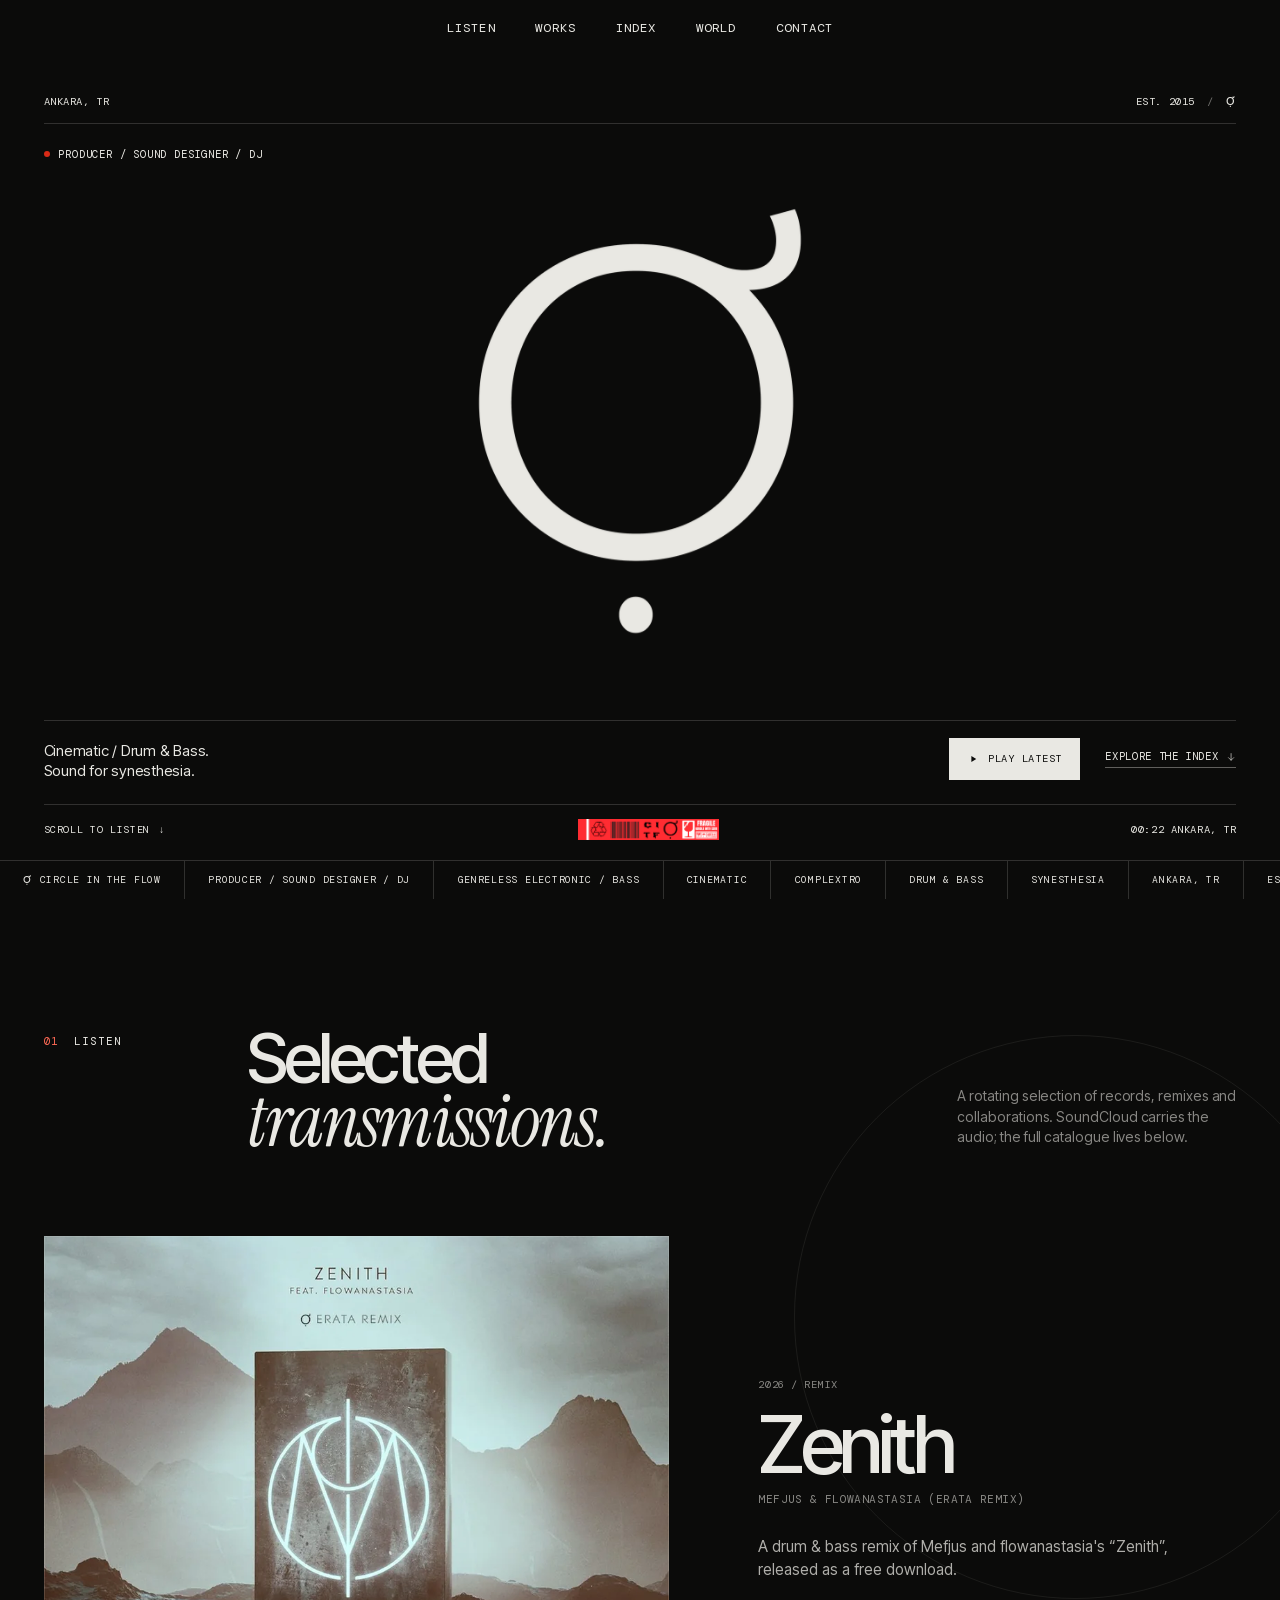
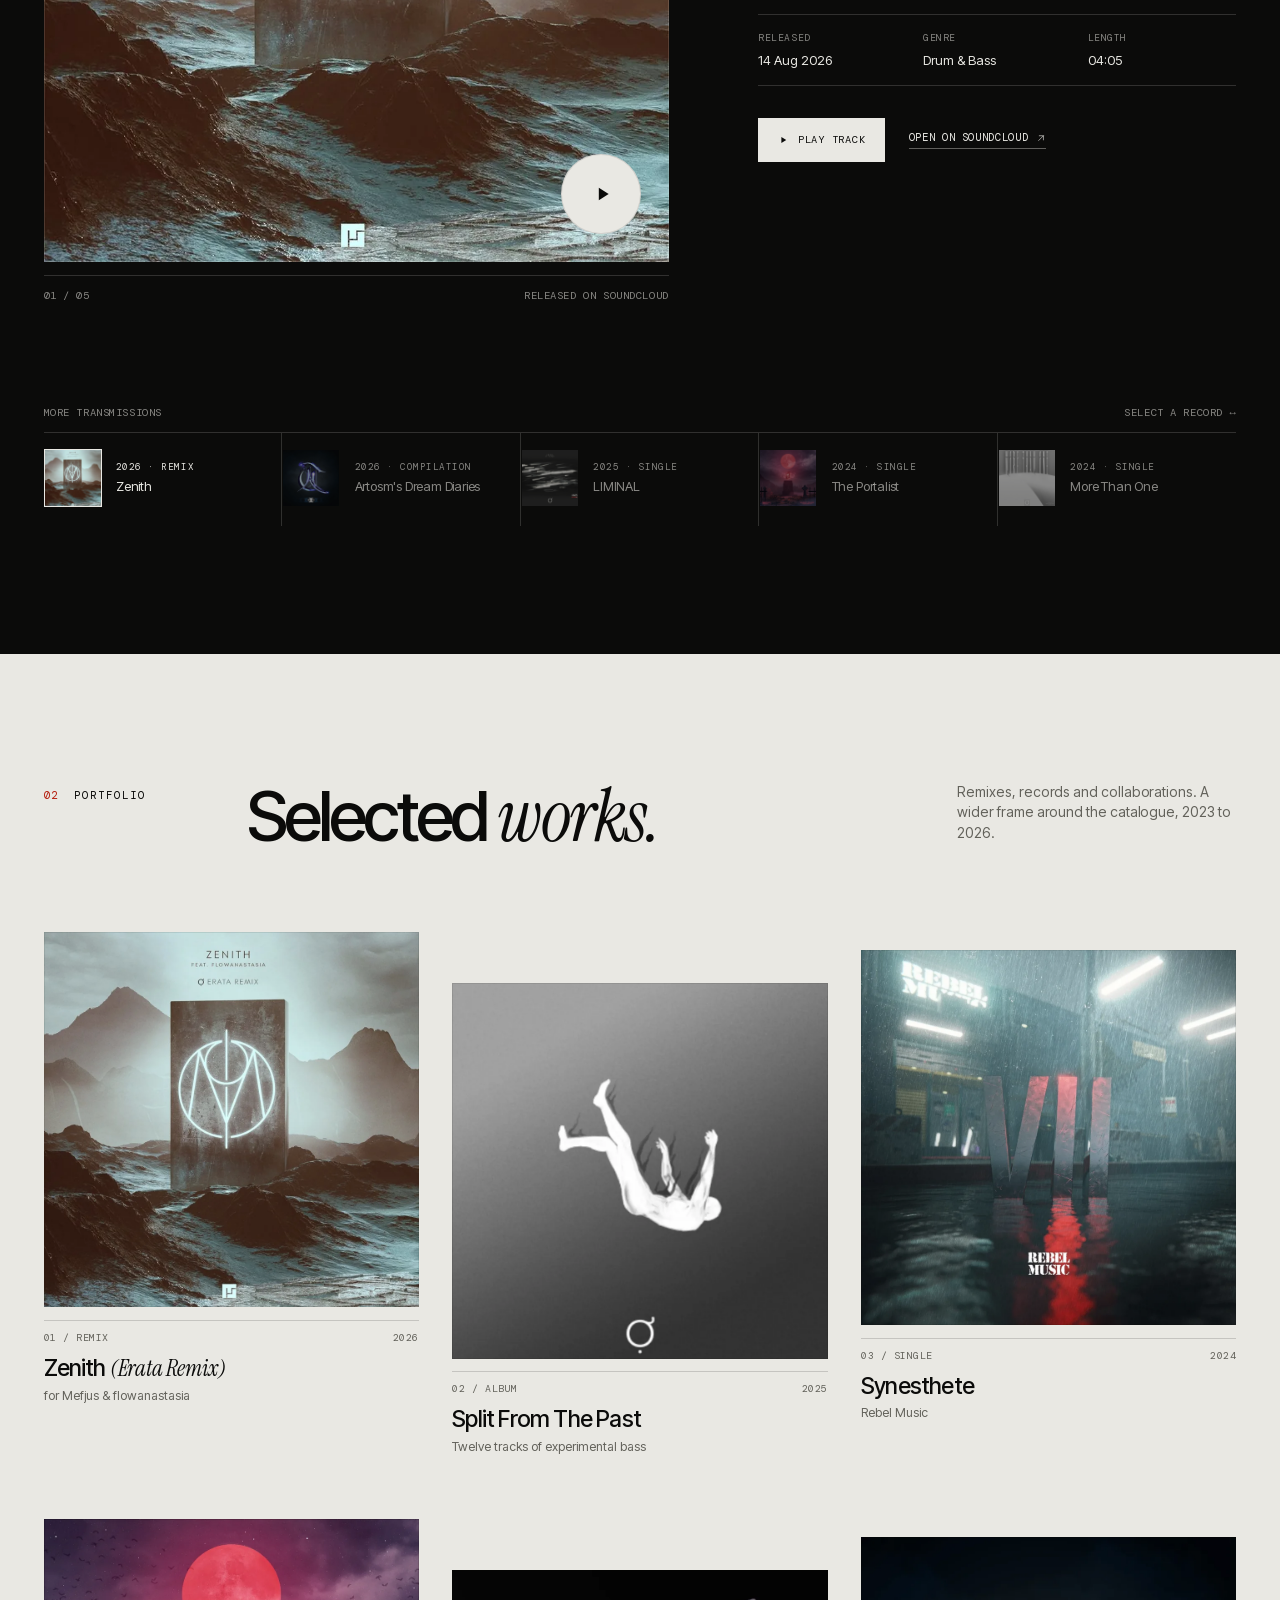
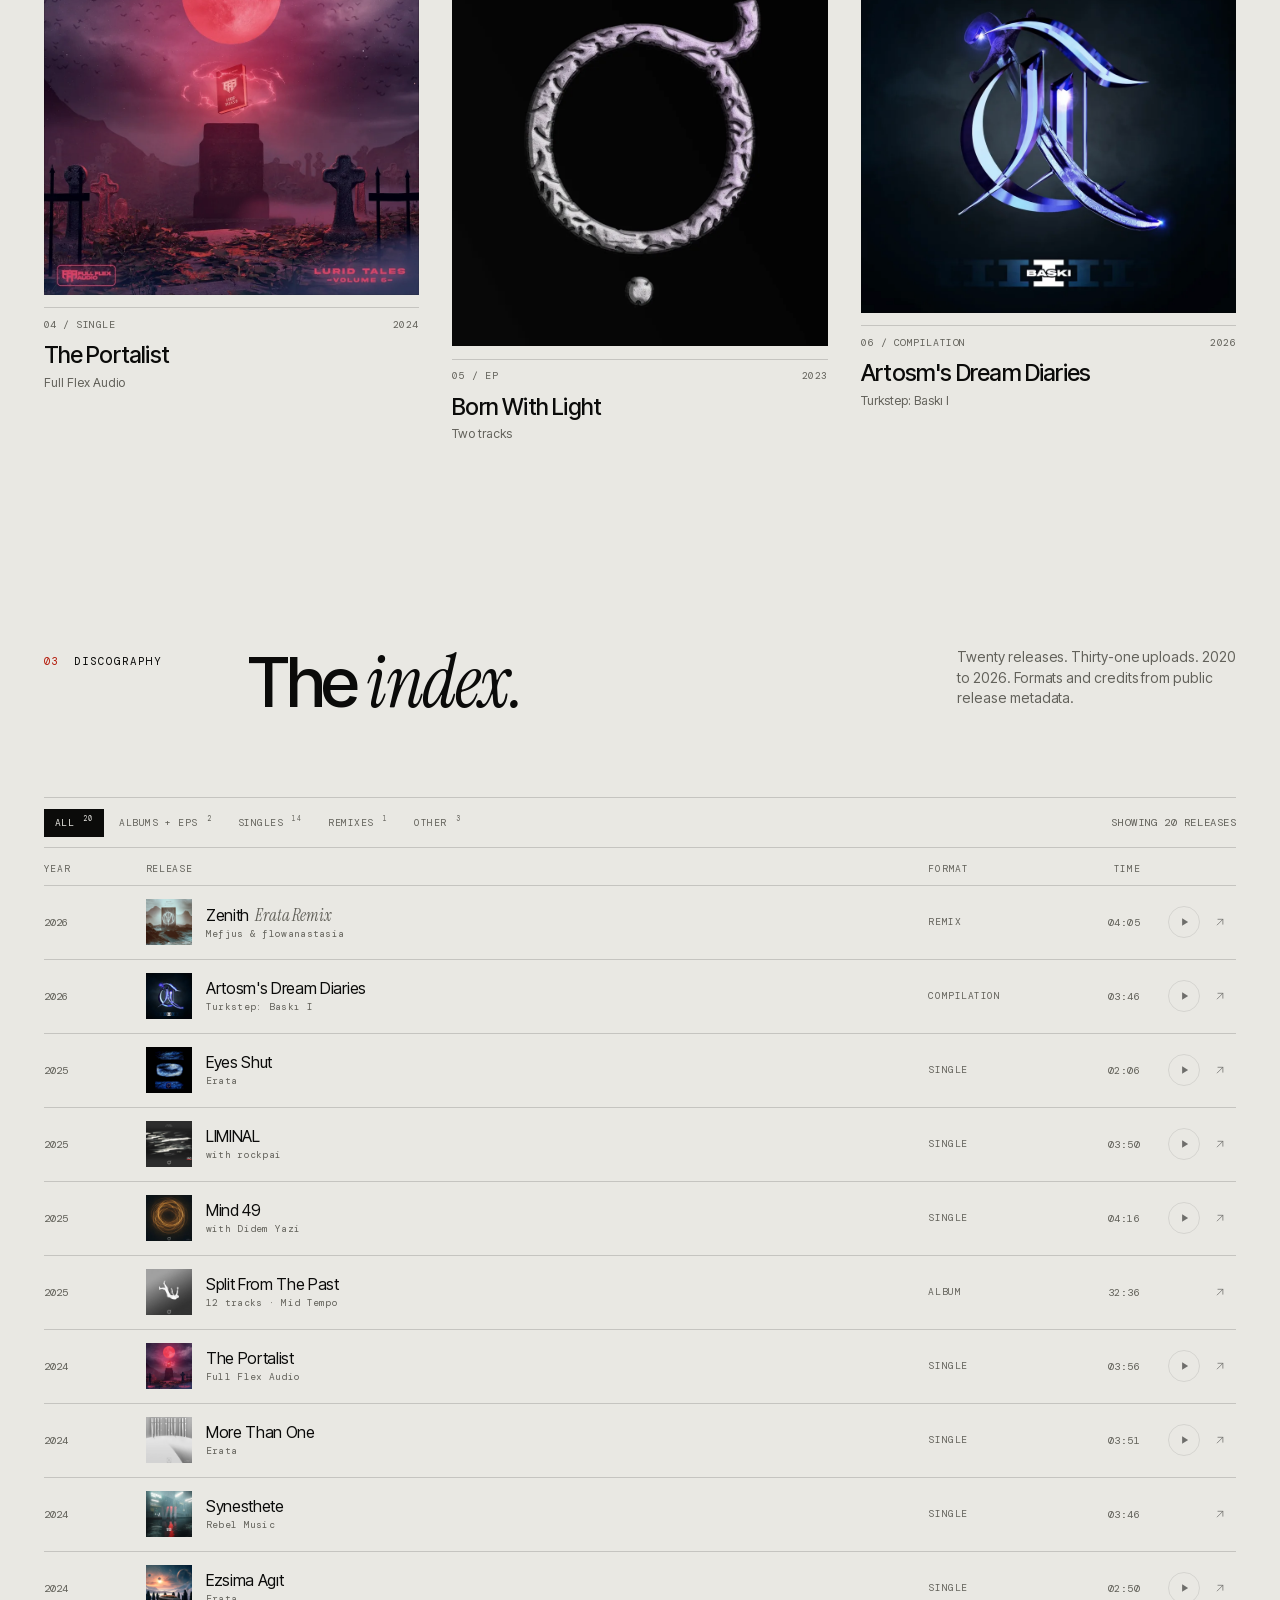
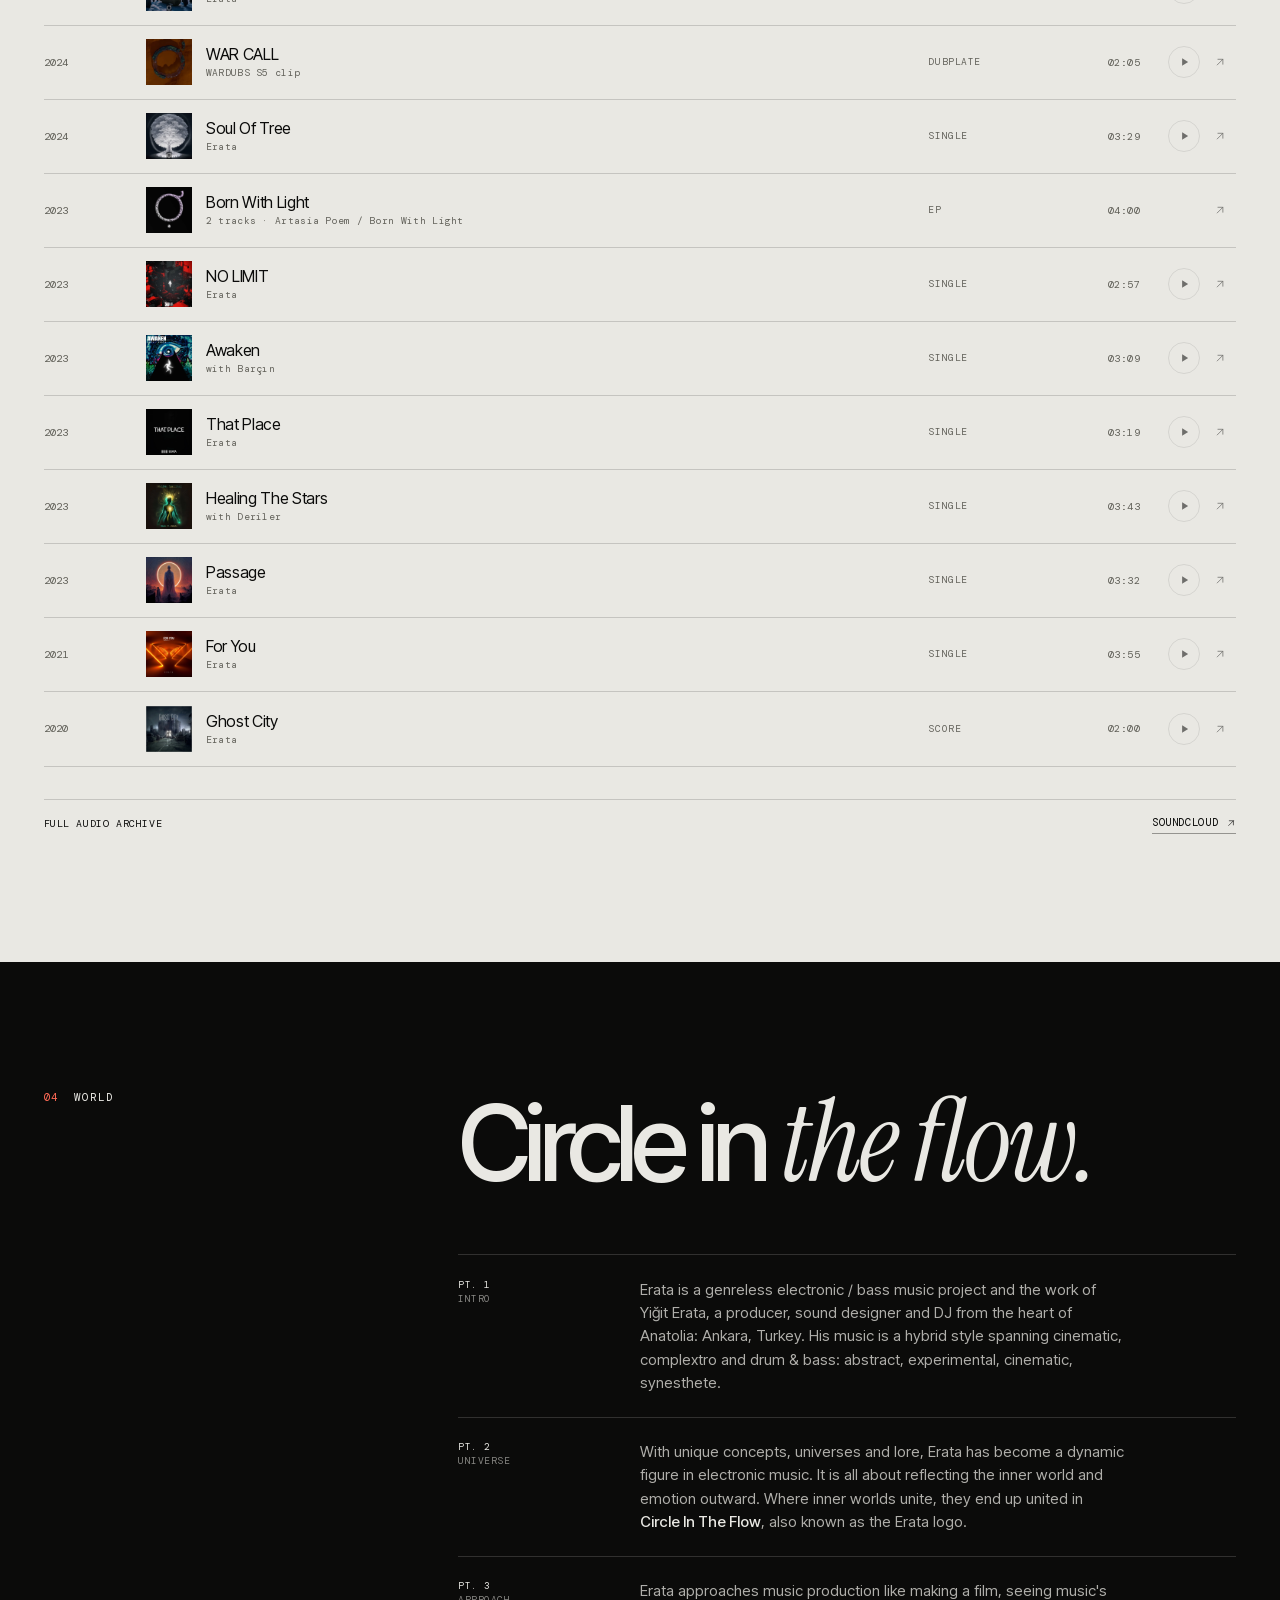
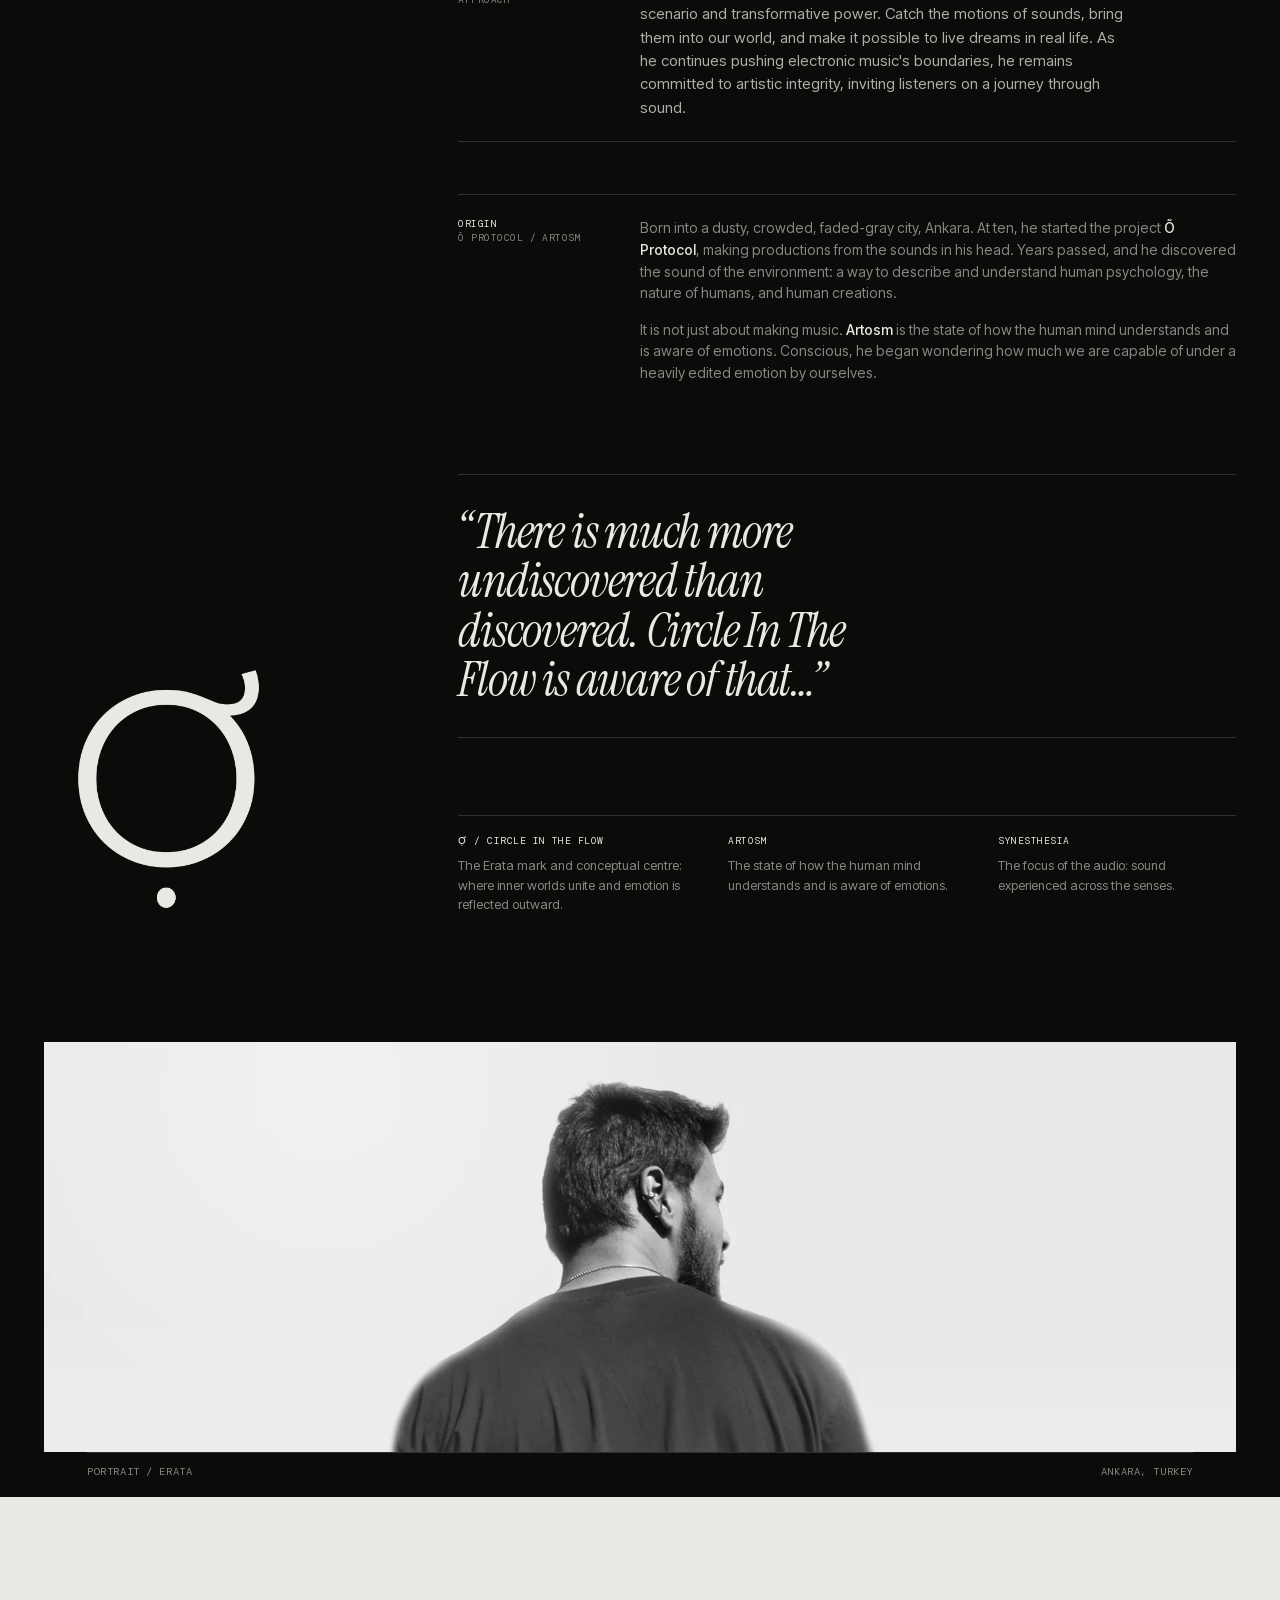
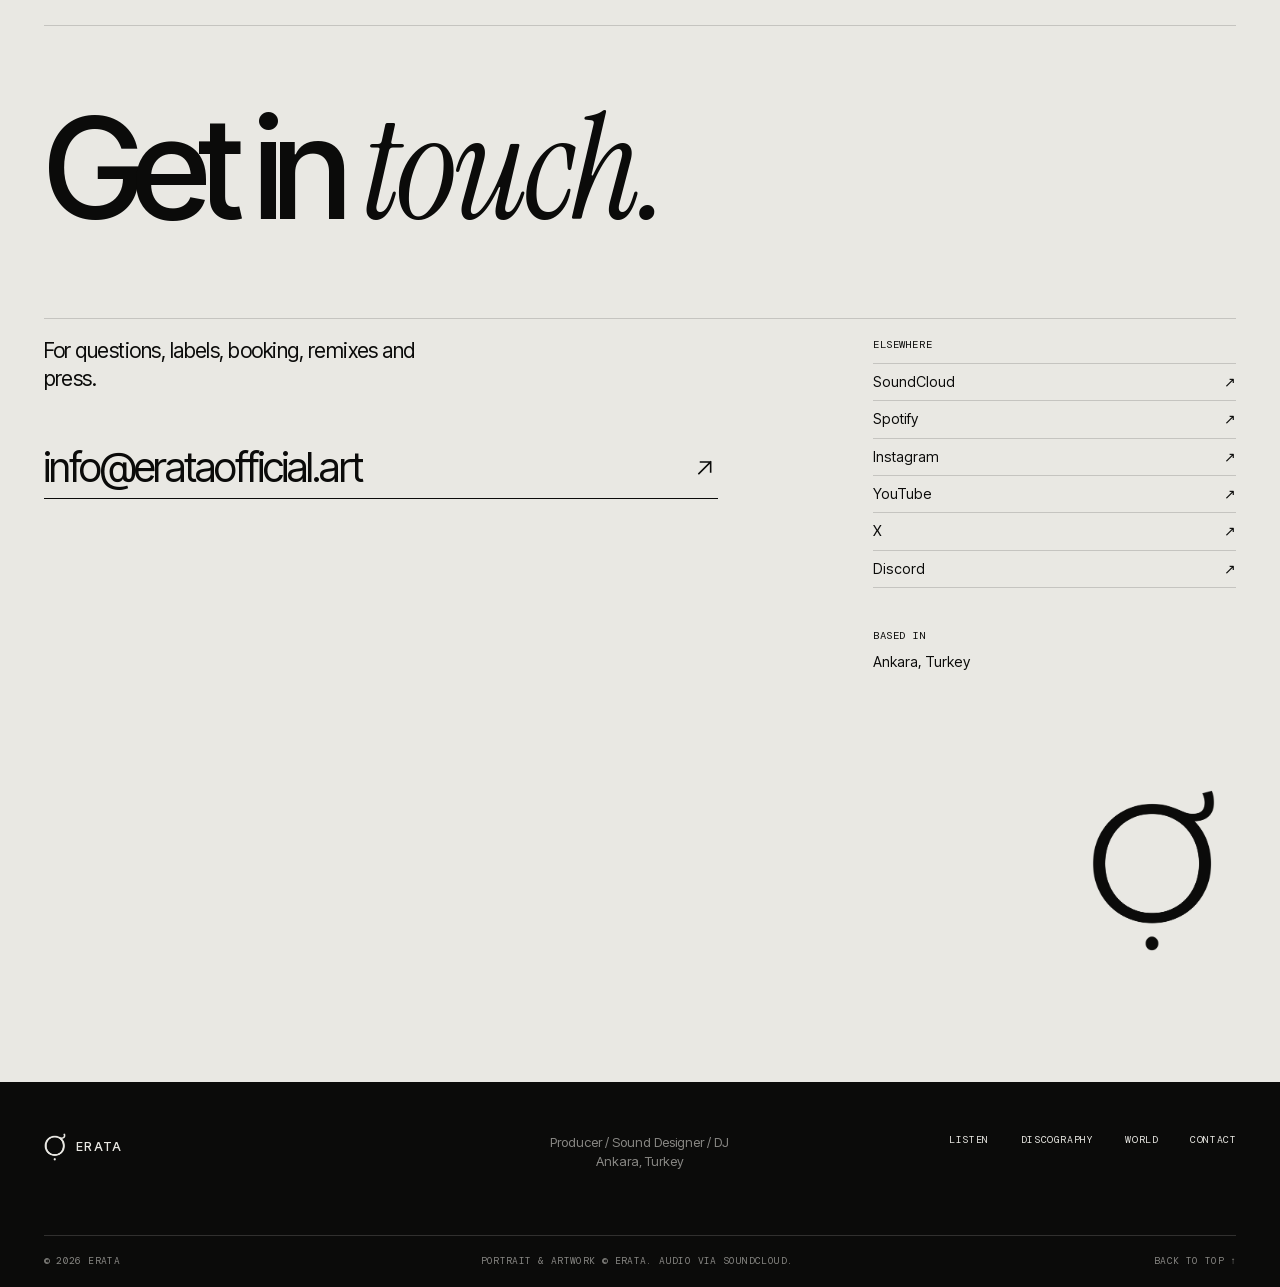
<file: index.html>
<!doctype html>
<html lang="en" class="no-js">
<head>
  <meta charset="utf-8">
  <meta name="viewport" content="width=device-width, initial-scale=1">
  <script>document.documentElement.classList.replace('no-js', 'js');</script>
  <script>
    /* Her yenilemede (refresh) site ana sayfadan (en üstten) açılsın:
       tarayıcının kaydırma konumunu hatırlamasını kapat, #bölüm kısmını temizle. */
    (function () {
      try { if ('scrollRestoration' in history) history.scrollRestoration = 'manual'; } catch (e) {}
      var nav = (performance.getEntriesByType && performance.getEntriesByType('navigation')[0]) || {};
      var isReload = nav.type === 'reload' || (performance.navigation && performance.navigation.type === 1);
      if (!isReload) return;
      if (location.hash) {
        try { history.replaceState(null, '', location.pathname + location.search); } catch (e) {}
      }
      var top = function () { window.scrollTo(0, 0); };
      top();
      window.addEventListener('DOMContentLoaded', top);
      window.addEventListener('load', function () { top(); setTimeout(top, 60); });
    })();
    /* Geri/ileri önbelleğinden (bfcache) dönülürse de en üste git */
    window.addEventListener('pageshow', function (e) { if (e.persisted) window.scrollTo(0, 0); });
  </script>

  <title>Erata | Official Website</title>
  <meta name="description" content="The official home of Erata (Yiğit Erata), a genreless electronic / bass music project from Ankara, crossing cinematic, complextro and drum & bass. Discography, selected works, and Circle In The Flow.">
  <link rel="canonical" href="https://erataofficial.art/">
  <meta name="theme-color" content="#0b0b0a">
  <meta name="color-scheme" content="light dark">

  <meta property="og:type" content="website">
  <meta property="og:site_name" content="Erata">
  <meta property="og:title" content="Erata | Official Website">
  <meta property="og:description" content="Genreless electronic / bass from Ankara, crossing cinematic, complextro and drum & bass. Discography, selected works, and Circle In The Flow.">
  <meta property="og:url" content="https://erataofficial.art/">
  <meta property="og:image" content="https://erataofficial.art/assets/img/og-v2.jpg">
  <meta property="og:image:width" content="1200">
  <meta property="og:image:height" content="630">
  <meta property="og:image:alt" content="Erata: the Ợ symbol in off-white on a near-black background, with the tagline Cinematic / Drum &amp; Bass. Sound for synesthesia.">
  <meta property="og:locale" content="en_US">
  <meta name="twitter:card" content="summary_large_image">
  <meta name="twitter:site" content="@ErataOfficial">
  <meta name="twitter:creator" content="@ErataOfficial">
  <meta name="twitter:title" content="Erata | Official Website">
  <meta name="twitter:description" content="Genreless electronic / bass from Ankara, crossing cinematic, complextro and drum &amp; bass. Discography, selected works, and Circle In The Flow.">
  <meta name="twitter:image" content="https://erataofficial.art/assets/img/og-v2.jpg">
  <meta name="twitter:image:alt" content="Erata: the Ợ symbol in off-white on a near-black background, with the tagline Cinematic / Drum &amp; Bass. Sound for synesthesia.">

  <meta name="author" content="Yiğit Erata">

  <link rel="icon" href="favicon.ico?v=2" sizes="any">
  <link rel="icon" href="assets/img/favicon-32.png?v=2" sizes="32x32" type="image/png">
  <link rel="icon" href="assets/img/favicon-192.png?v=2" sizes="192x192" type="image/png">
  <link rel="apple-touch-icon" href="assets/img/favicon-192.png?v=2">
  <link rel="manifest" href="site.webmanifest">

  <link rel="preload" href="assets/img/logo-paper.png" as="image">
  <link rel="preload" href="assets/fonts/inter-tight-normal-latin.woff2" as="font" type="font/woff2" crossorigin>
  <link rel="preload" href="assets/fonts/instrument-serif-italic-latin.woff2" as="font" type="font/woff2" crossorigin>
  <link rel="stylesheet" href="assets/fonts/fonts.css">
  <link rel="stylesheet" href="assets/css/main.css">

  <script type="application/ld+json">
  {
    "@context": "https://schema.org",
    "@type": "MusicGroup",
    "@id": "https://erataofficial.art/#artist",
    "name": "Erata",
    "alternateName": "Yiğit Erata",
    "url": "https://erataofficial.art/",
    "description": "Producer, sound designer and DJ from Ankara, Turkey. Genreless electronic / bass music project established around 2015, moving through cinematic, complextro and drum & bass.",
    "image": "https://erataofficial.art/assets/img/portrait-1200.webp",
    "logo": "https://erataofficial.art/assets/img/favicon-512.png",
    "genre": ["Electronic", "Bass music", "Cinematic", "Complextro", "Drum & Bass", "Experimental"],
    "foundingDate": "2015",
    "foundingLocation": {
      "@type": "Place",
      "name": "Ankara, Turkey"
    },
    "email": "info@erataofficial.art",
    "sameAs": [
      "https://soundcloud.com/erataofficial",
      "https://open.spotify.com/artist/58AaQRBQr9QgTMutEuEQly",
      "https://www.instagram.com/erata.official/",
      "https://www.youtube.com/channel/UCkd-19hiTHdmr6l6jWLHKTw",
      "https://x.com/ErataOfficial",
      "https://linktr.ee/erataofficial"
    ]
  }
  </script>
</head>

<body>
  <a class="skip-link" href="#main">Skip to content</a>
  <div class="page-progress" aria-hidden="true"><span id="page-progress-fill"></span></div>

  <svg class="svg-sprite" xmlns="http://www.w3.org/2000/svg" aria-hidden="true">
    <symbol id="i-play" viewBox="0 0 24 24"><path d="M8.2 4.6v14.8L20 12 8.2 4.6Z"/></symbol>
    <symbol id="i-pause" viewBox="0 0 24 24"><path d="M7 4.5h3.6v15H7zM13.4 4.5H17v15h-3.6z"/></symbol>
    <symbol id="i-up-right" viewBox="0 0 24 24" fill="none" stroke="currentColor" stroke-width="1.5" stroke-linecap="square"><path d="M6.5 17.5 17.5 6.5M8 6.5h9.5V16"/></symbol>
    <symbol id="i-arrow-right" viewBox="0 0 24 24" fill="none" stroke="currentColor" stroke-width="1.5" stroke-linecap="square"><path d="M4 12h15M13.5 6l6 6-6 6"/></symbol>
    <symbol id="i-arrow-left" viewBox="0 0 24 24" fill="none" stroke="currentColor" stroke-width="1.5" stroke-linecap="square"><path d="M20 12H5M10.5 6l-6 6 6 6"/></symbol>
    <symbol id="i-arrow-down" viewBox="0 0 24 24" fill="none" stroke="currentColor" stroke-width="1.5" stroke-linecap="square"><path d="M12 4v15M6 13.5l6 6 6-6"/></symbol>
    <symbol id="i-close" viewBox="0 0 24 24" fill="none" stroke="currentColor" stroke-width="1.5" stroke-linecap="square"><path d="m6 6 12 12M18 6 6 18"/></symbol>
  </svg>

  <header class="site-head" id="site-head">
    <a class="brand" href="#top" aria-label="Erata, back to top">
      <span class="brand-mark brand-mark--img" aria-hidden="true"><i class="bm bm--ink"></i><i class="bm bm--paper"></i></span>
    </a>

    <nav class="site-nav" aria-label="Primary">
      <a href="#listen">Listen</a>
      <a href="#works">Works</a>
      <a href="#index">Index</a>
      <a href="#world">World</a>
      <a href="#contact">Contact</a>
    </nav>
  </header>

  <main id="main">
    <section class="hero" id="top" aria-labelledby="hero-title" data-header-theme="dark">
      <div class="hero-top reveal" data-reveal>
        <p class="micro-label">Ankara, TR</p>
        <p class="micro-label">Est. 2015 <span class="micro-sep">/</span> Ợ</p>
      </div>

      <div class="hero-grid">
        <div class="hero-copy">
          <p class="hero-kicker reveal" data-reveal style="--delay: .06s">
            <span class="signal-dot" aria-hidden="true"></span>
            Producer / Sound Designer / DJ
          </p>

          <h1 class="visually-hidden" id="hero-title">Erata</h1>

          <div class="hero-logo" id="hero-logo" aria-hidden="true">
            <span class="mark hero-logo-mark"></span>
          </div>


          <div class="hero-lower">
            <p class="hero-lede reveal" data-reveal style="--delay: .12s">
              Cinematic / Drum &amp; Bass.<br>
              Sound for synesthesia.
            </p>
            <div class="hero-actions">
              <a class="button button--ink js-play-toggle" href="https://soundcloud.com/erataofficial/mefjus-zenith-ft-flowanastasia-erata-remix" data-play-release="zenith">
                <svg class="icon icon--play" aria-hidden="true"><use href="#i-play"></use></svg>
                <svg class="icon icon--pause" aria-hidden="true"><use href="#i-pause"></use></svg>
                <span>Play latest</span>
              </a>
              <a class="text-link" href="#index">
                Explore the index
                <svg class="icon icon--stroke" aria-hidden="true"><use href="#i-arrow-down"></use></svg>
              </a>
            </div>
          </div>
        </div>
      </div>

      <div class="hero-bottom">
        <a class="scroll-cue" href="#listen">Scroll to listen <span aria-hidden="true">↓</span></a>
        <figure class="hero-barcode">
            <img class="hero-barcode-img" src="assets/img/barcode-1200.png" srcset="assets/img/barcode-1200.png 1200w, assets/img/barcode.png 3000w" sizes="160px" width="1200" height="179" alt="CITF barcode label with recycle mark, Ợ symbol and fragile marking.">
          </figure>
                <p class="micro-label"><span id="ankara-time">00:00</span> Ankara, TR</p>
      </div>
    </section>

    <div class="ticker" aria-hidden="true" data-header-theme="dark">
      <div class="ticker-track">
        <div class="ticker-set"><span>Ợ Circle in the flow</span><span>Producer / Sound Designer / DJ</span><span>Genreless electronic / bass</span><span>Cinematic</span><span>Complextro</span><span>Drum &amp; Bass</span><span>Synesthesia</span><span>Ankara, TR</span><span>Est. 2015</span></div>
        <div class="ticker-set" data-ticker-clone><span>Ợ Circle in the flow</span><span>Producer / Sound Designer / DJ</span><span>Genreless electronic / bass</span><span>Cinematic</span><span>Complextro</span><span>Drum &amp; Bass</span><span>Synesthesia</span><span>Ankara, TR</span><span>Est. 2015</span></div>
      </div>
    </div>

    <section class="section section--dark listen" id="listen" aria-labelledby="listen-title" data-header-theme="dark">
      <div class="section-inner">
        <header class="section-head">
          <p class="eyebrow reveal" data-reveal><span>01</span> Listen</p>
          <h2 class="section-title reveal" id="listen-title" data-reveal style="--delay: .04s">Selected <em>transmissions.</em></h2>
          <p class="section-note reveal" data-reveal style="--delay: .08s">
            A rotating selection of records, remixes and collaborations. SoundCloud carries the audio; the full catalogue lives below.
          </p>
        </header>

        <div class="feature" id="feature" data-current="zenith">
          <p class="visually-hidden" id="feature-announcer" aria-live="polite"></p>
          <div class="feature-media reveal" data-reveal>
            <div class="feature-art-wrap">
              <img id="feature-art"
                   src="assets/img/covers/zenith-900.webp"
                   width="900" height="900"
                   alt="Cover artwork for Zenith (Erata Remix)."
                   data-feature-art>
              <a class="cover-play js-play-toggle" id="feature-cover-play"
                 href="https://soundcloud.com/erataofficial/mefjus-zenith-ft-flowanastasia-erata-remix"
                 target="_blank" rel="noopener"
                 data-feature-play
                 aria-label="Play Zenith by Erata on SoundCloud">
                <svg class="icon icon--play" aria-hidden="true"><use href="#i-play"></use></svg>
                <svg class="icon icon--pause" aria-hidden="true"><use href="#i-pause"></use></svg>
              </a>
            </div>
            <div class="feature-foot">
              <p class="micro-label"><span id="feature-index">01</span> <span class="muted">/ 05</span></p>
              <p class="micro-label">Released on <span id="feature-service">SoundCloud</span></p>
            </div>
          </div>

          <div class="feature-copy reveal" data-reveal style="--delay: .08s">
            <p class="micro-label feature-overline"><span id="feature-year">2026</span> / <span id="feature-format">Remix</span></p>
            <h3 class="feature-title" id="feature-title">Zenith</h3>
            <p class="feature-credit" id="feature-credit">Mefjus &amp; flowanastasia (Erata Remix)</p>
            <p class="feature-description" id="feature-description">A drum &amp; bass remix of Mefjus and flowanastasia's “Zenith”, released as a free download.</p>

            <dl class="feature-meta">
              <div><dt>Released</dt><dd id="feature-date">14 Aug 2026</dd></div>
              <div><dt>Genre</dt><dd id="feature-genre">Drum &amp; Bass</dd></div>
              <div><dt>Length</dt><dd id="feature-duration">04:05</dd></div>
              <div id="feature-label-wrap" hidden><dt>Label</dt><dd id="feature-label"></dd></div>
            </dl>

            <div class="feature-actions">
              <a class="button button--paper js-play-toggle" id="feature-play-button"
                 href="https://soundcloud.com/erataofficial/mefjus-zenith-ft-flowanastasia-erata-remix"
                 target="_blank" rel="noopener"
                 data-feature-play>
                <svg class="icon icon--play" aria-hidden="true"><use href="#i-play"></use></svg>
                <svg class="icon icon--pause" aria-hidden="true"><use href="#i-pause"></use></svg>
                <span>Play track</span>
              </a>
              <a class="text-link" id="feature-link" href="https://soundcloud.com/erataofficial/mefjus-zenith-ft-flowanastasia-erata-remix" target="_blank" rel="noopener">
                Open on SoundCloud
                <svg class="icon icon--stroke" aria-hidden="true"><use href="#i-up-right"></use></svg>
              </a>
            </div>
          </div>
        </div>

        <div class="release-picker reveal" data-reveal>
          <div class="release-picker-head">
            <p class="micro-label">More transmissions</p>
            <p class="micro-label release-picker-hint">Select a record <span aria-hidden="true">↔</span></p>
          </div>
          <div class="release-list" id="release-list" role="group" aria-label="Featured releases">
            <button class="release-tab is-active" type="button" data-release-tab="zenith" aria-pressed="true">
              <span class="release-tab-art"><img src="assets/img/covers/zenith-480.webp" width="480" height="480" alt="" loading="lazy"></span>
              <span class="release-tab-copy"><span class="micro-label">2026 · Remix</span><span class="release-tab-title">Zenith</span></span>
            </button>
            <button class="release-tab" type="button" data-release-tab="artosm" aria-pressed="false">
              <span class="release-tab-art"><img src="assets/img/covers/artosm-480.webp" width="480" height="480" alt="" loading="lazy"></span>
              <span class="release-tab-copy"><span class="micro-label">2026 · Compilation</span><span class="release-tab-title">Artosm's Dream Diaries</span></span>
            </button>
            <button class="release-tab" type="button" data-release-tab="liminal" aria-pressed="false">
              <span class="release-tab-art"><img src="assets/img/covers/liminal-480.webp" width="480" height="480" alt="" loading="lazy"></span>
              <span class="release-tab-copy"><span class="micro-label">2025 · Single</span><span class="release-tab-title">LIMINAL</span></span>
            </button>
            <button class="release-tab" type="button" data-release-tab="portalist" aria-pressed="false">
              <span class="release-tab-art"><img src="assets/img/covers/portalist-480.webp" width="480" height="480" alt="" loading="lazy"></span>
              <span class="release-tab-copy"><span class="micro-label">2024 · Single</span><span class="release-tab-title">The Portalist</span></span>
            </button>
            <button class="release-tab" type="button" data-release-tab="more-than-one" aria-pressed="false">
              <span class="release-tab-art"><img src="assets/img/covers/more-than-one-480.webp" width="480" height="480" alt="" loading="lazy"></span>
              <span class="release-tab-copy"><span class="micro-label">2024 · Single</span><span class="release-tab-title">More Than One</span></span>
            </button>
          </div>
        </div>
      </div>
    </section>

    <section class="section works" id="works" aria-labelledby="works-title">
      <div class="section-inner">
        <header class="section-head">
          <p class="eyebrow reveal" data-reveal><span>02</span> Portfolio</p>
          <h2 class="section-title reveal" id="works-title" data-reveal style="--delay: .04s">Selected <em>works.</em></h2>
          <p class="section-note reveal" data-reveal style="--delay: .08s">
            Remixes, records and collaborations. A wider frame around the catalogue, 2023 to 2026.
          </p>
        </header>

        <div class="works-grid">
          <a class="work reveal" data-reveal href="https://soundcloud.com/erataofficial/mefjus-zenith-ft-flowanastasia-erata-remix" target="_blank" rel="noopener">
            <div class="work-media">
              <img src="assets/img/covers/zenith-900.webp" width="900" height="900" alt="Cover artwork for Zenith (Erata Remix), with a figure on a dark beach." loading="lazy">
              <span class="work-arrow" aria-hidden="true"><svg class="icon"><use href="#i-up-right"></use></svg></span>
            </div>
            <div class="work-meta"><span>01 / Remix</span><span>2026</span></div>
            <h3>Zenith <em>(Erata Remix)</em></h3>
            <p>for Mefjus &amp; flowanastasia</p>
          </a>

          <a class="work reveal" data-reveal href="https://soundcloud.com/erataofficial/sets/splitfromthepast" target="_blank" rel="noopener">
            <div class="work-media">
              <img src="assets/img/covers/split-900.webp" width="900" height="900" alt="Cover artwork for Split From The Past: a monochrome ring and dot." loading="lazy">
              <span class="work-arrow" aria-hidden="true"><svg class="icon"><use href="#i-up-right"></use></svg></span>
            </div>
            <div class="work-meta"><span>02 / Album</span><span>2025</span></div>
            <h3>Split From The Past</h3>
            <p>Twelve tracks of experimental bass</p>
          </a>

          <a class="work reveal" data-reveal href="https://open.spotify.com/track/1kYfz9lYYsDMKZmuREW4pQ" target="_blank" rel="noopener">
            <div class="work-media">
              <img src="assets/img/covers/synesthete-900.webp" width="900" height="900" alt="Cover artwork for Synesthete: a rain-soaked red street scene." loading="lazy">
              <span class="work-arrow" aria-hidden="true"><svg class="icon"><use href="#i-up-right"></use></svg></span>
            </div>
            <div class="work-meta"><span>03 / Single</span><span>2024</span></div>
            <h3>Synesthete</h3>
            <p>Rebel Music</p>
          </a>

          <a class="work reveal" data-reveal href="https://soundcloud.com/erataofficial/theportalist" target="_blank" rel="noopener">
            <div class="work-media">
              <img src="assets/img/covers/portalist-900.webp" width="900" height="900" alt="Cover artwork for The Portalist: a red moon over a gothic landscape." loading="lazy">
              <span class="work-arrow" aria-hidden="true"><svg class="icon"><use href="#i-up-right"></use></svg></span>
            </div>
            <div class="work-meta"><span>04 / Single</span><span>2024</span></div>
            <h3>The Portalist</h3>
            <p>Full Flex Audio</p>
          </a>

          <a class="work reveal" data-reveal href="https://soundcloud.com/erataofficial/sets/born-with-light-ep" target="_blank" rel="noopener">
            <div class="work-media">
              <img src="assets/img/covers/born-with-light-900.webp" width="900" height="900" alt="Cover artwork for the Born With Light EP: a pale figure in freefall." loading="lazy">
              <span class="work-arrow" aria-hidden="true"><svg class="icon"><use href="#i-up-right"></use></svg></span>
            </div>
            <div class="work-meta"><span>05 / EP</span><span>2023</span></div>
            <h3>Born With Light</h3>
            <p>Two tracks</p>
          </a>

          <a class="work reveal" data-reveal href="https://soundcloud.com/erataofficial/artosmsdreamdiaries" target="_blank" rel="noopener">
            <div class="work-media">
              <img src="assets/img/covers/artosm-900.webp" width="900" height="900" alt="Cover artwork for Artosm's Dream Diaries: a glowing violet sigil." loading="lazy">
              <span class="work-arrow" aria-hidden="true"><svg class="icon"><use href="#i-up-right"></use></svg></span>
            </div>
            <div class="work-meta"><span>06 / Compilation</span><span>2026</span></div>
            <h3>Artosm's Dream Diaries</h3>
            <p>Turkstep: Baskı I</p>
          </a>
        </div>
      </div>
    </section>

    <section class="section index" id="index" aria-labelledby="index-title">
      <div class="section-inner">
        <header class="section-head">
          <p class="eyebrow reveal" data-reveal><span>03</span> Discography</p>
          <h2 class="section-title reveal" id="index-title" data-reveal style="--delay: .04s">The <em>index.</em></h2>
          <p class="section-note reveal" data-reveal style="--delay: .08s">
            Twenty releases. Thirty-one uploads. 2020 to 2026. Formats and credits from public release metadata.
          </p>
        </header>

        <div class="index-toolbar reveal" data-reveal>
          <div class="filters" role="group" aria-label="Filter discography">
            <button class="filter is-active" type="button" data-filter="all" aria-pressed="true">All <sup>20</sup></button>
            <button class="filter" type="button" data-filter="longform" aria-pressed="false">Albums + EPs <sup>2</sup></button>
            <button class="filter" type="button" data-filter="single" aria-pressed="false">Singles <sup>14</sup></button>
            <button class="filter" type="button" data-filter="remix" aria-pressed="false">Remixes <sup>1</sup></button>
            <button class="filter" type="button" data-filter="other" aria-pressed="false">Other <sup>3</sup></button>
          </div>
          <p class="micro-label index-count" id="index-count" aria-live="polite">Showing 20 releases</p>
        </div>

        <div class="disco-head" aria-hidden="true">
          <span>Year</span><span>Release</span><span>Format</span><span>Time</span><span></span>
        </div>

        <ol class="disco-list" id="disco-list">
          <li class="disco-row reveal" data-reveal data-release="zenith" data-group="remix">
            <span class="disco-year">2026</span>
            <div class="disco-main">
              <img class="disco-thumb" src="assets/img/covers/zenith-480.webp" width="480" height="480" alt="" loading="lazy">
              <div class="disco-text">
                <span class="disco-title">Zenith <span class="disco-title-sub">Erata Remix</span></span>
                <span class="disco-credit">Mefjus &amp; flowanastasia</span>
              </div>
            </div>
            <span class="disco-format">Remix</span>
            <span class="disco-duration">04:05</span>
            <div class="disco-actions">
              <button class="row-play" type="button" data-play-release="zenith" aria-label="Play Zenith by Erata">
                <svg class="icon icon--play" aria-hidden="true"><use href="#i-play"></use></svg>
                <svg class="icon icon--pause" aria-hidden="true"><use href="#i-pause"></use></svg>
              </button>
              <a class="row-open" href="https://soundcloud.com/erataofficial/mefjus-zenith-ft-flowanastasia-erata-remix" target="_blank" rel="noopener" aria-label="Open Zenith on SoundCloud">
                <svg class="icon" aria-hidden="true"><use href="#i-up-right"></use></svg>
              </a>
            </div>
          </li>

          <li class="disco-row reveal" data-reveal data-release="artosm" data-group="other">
            <span class="disco-year">2026</span>
            <div class="disco-main">
              <img class="disco-thumb" src="assets/img/covers/artosm-480.webp" width="480" height="480" alt="" loading="lazy">
              <div class="disco-text">
                <span class="disco-title">Artosm's Dream Diaries</span>
                <span class="disco-credit">Turkstep: Baskı I</span>
              </div>
            </div>
            <span class="disco-format">Compilation</span>
            <span class="disco-duration">03:46</span>
            <div class="disco-actions">
              <button class="row-play" type="button" data-play-release="artosm" aria-label="Play Artosm's Dream Diaries by Erata">
                <svg class="icon icon--play" aria-hidden="true"><use href="#i-play"></use></svg>
                <svg class="icon icon--pause" aria-hidden="true"><use href="#i-pause"></use></svg>
              </button>
              <a class="row-open" href="https://soundcloud.com/erataofficial/artosmsdreamdiaries" target="_blank" rel="noopener" aria-label="Open Artosm's Dream Diaries on SoundCloud">
                <svg class="icon" aria-hidden="true"><use href="#i-up-right"></use></svg>
              </a>
            </div>
          </li>

          <li class="disco-row reveal" data-reveal data-release="eyes-shut" data-group="single">
            <span class="disco-year">2025</span>
            <div class="disco-main">
              <img class="disco-thumb" src="assets/img/covers/eyes-shut-480.webp" width="480" height="480" alt="" loading="lazy">
              <div class="disco-text">
                <span class="disco-title">Eyes Shut</span>
                <span class="disco-credit">Erata</span>
              </div>
            </div>
            <span class="disco-format">Single</span>
            <span class="disco-duration">02:06</span>
            <div class="disco-actions">
              <button class="row-play" type="button" data-play-release="eyes-shut" aria-label="Play Eyes Shut by Erata">
                <svg class="icon icon--play" aria-hidden="true"><use href="#i-play"></use></svg>
                <svg class="icon icon--pause" aria-hidden="true"><use href="#i-pause"></use></svg>
              </button>
              <a class="row-open" href="https://soundcloud.com/erataofficial/eyes-shut" target="_blank" rel="noopener" aria-label="Open Eyes Shut on SoundCloud">
                <svg class="icon" aria-hidden="true"><use href="#i-up-right"></use></svg>
              </a>
            </div>
          </li>

          <li class="disco-row reveal" data-reveal data-release="liminal" data-group="single">
            <span class="disco-year">2025</span>
            <div class="disco-main">
              <img class="disco-thumb" src="assets/img/covers/liminal-480.webp" width="480" height="480" alt="" loading="lazy">
              <div class="disco-text">
                <span class="disco-title">LIMINAL</span>
                <span class="disco-credit">with rockpai</span>
              </div>
            </div>
            <span class="disco-format">Single</span>
            <span class="disco-duration">03:50</span>
            <div class="disco-actions">
              <button class="row-play" type="button" data-play-release="liminal" aria-label="Play LIMINAL by Erata and rockpai">
                <svg class="icon icon--play" aria-hidden="true"><use href="#i-play"></use></svg>
                <svg class="icon icon--pause" aria-hidden="true"><use href="#i-pause"></use></svg>
              </button>
              <a class="row-open" href="https://soundcloud.com/erataofficial/liminal" target="_blank" rel="noopener" aria-label="Open LIMINAL on SoundCloud">
                <svg class="icon" aria-hidden="true"><use href="#i-up-right"></use></svg>
              </a>
            </div>
          </li>

          <li class="disco-row reveal" data-reveal data-release="mind-49" data-group="single">
            <span class="disco-year">2025</span>
            <div class="disco-main">
              <img class="disco-thumb" src="assets/img/covers/mind-49-480.webp" width="480" height="480" alt="" loading="lazy">
              <div class="disco-text">
                <span class="disco-title">Mind 49</span>
                <span class="disco-credit">with Didem Yazi</span>
              </div>
            </div>
            <span class="disco-format">Single</span>
            <span class="disco-duration">04:16</span>
            <div class="disco-actions">
              <button class="row-play" type="button" data-play-release="mind-49" aria-label="Play Mind 49 by Erata and Didem Yazi">
                <svg class="icon icon--play" aria-hidden="true"><use href="#i-play"></use></svg>
                <svg class="icon icon--pause" aria-hidden="true"><use href="#i-pause"></use></svg>
              </button>
              <a class="row-open" href="https://soundcloud.com/erataofficial/mind-49" target="_blank" rel="noopener" aria-label="Open Mind 49 on SoundCloud">
                <svg class="icon" aria-hidden="true"><use href="#i-up-right"></use></svg>
              </a>
            </div>
          </li>

          <li class="disco-row reveal" data-reveal data-release="split" data-group="longform">
            <span class="disco-year">2025</span>
            <div class="disco-main">
              <img class="disco-thumb" src="assets/img/covers/split-480.webp" width="480" height="480" alt="" loading="lazy">
              <div class="disco-text">
                <span class="disco-title">Split From The Past</span>
                <span class="disco-credit">12 tracks · Mid Tempo</span>
              </div>
            </div>
            <span class="disco-format">Album</span>
            <span class="disco-duration">32:36</span>
            <div class="disco-actions">
              <a class="row-open row-open--solo" href="https://soundcloud.com/erataofficial/sets/splitfromthepast" target="_blank" rel="noopener" aria-label="Open Split From The Past on SoundCloud">
                <svg class="icon" aria-hidden="true"><use href="#i-up-right"></use></svg>
              </a>
            </div>
          </li>

          <li class="disco-row reveal" data-reveal data-release="portalist" data-group="single">
            <span class="disco-year">2024</span>
            <div class="disco-main">
              <img class="disco-thumb" src="assets/img/covers/portalist-480.webp" width="480" height="480" alt="" loading="lazy">
              <div class="disco-text">
                <span class="disco-title">The Portalist</span>
                <span class="disco-credit">Full Flex Audio</span>
              </div>
            </div>
            <span class="disco-format">Single</span>
            <span class="disco-duration">03:56</span>
            <div class="disco-actions">
              <button class="row-play" type="button" data-play-release="portalist" aria-label="Play The Portalist by Erata">
                <svg class="icon icon--play" aria-hidden="true"><use href="#i-play"></use></svg>
                <svg class="icon icon--pause" aria-hidden="true"><use href="#i-pause"></use></svg>
              </button>
              <a class="row-open" href="https://soundcloud.com/erataofficial/theportalist" target="_blank" rel="noopener" aria-label="Open The Portalist on SoundCloud">
                <svg class="icon" aria-hidden="true"><use href="#i-up-right"></use></svg>
              </a>
            </div>
          </li>

          <li class="disco-row reveal" data-reveal data-release="more-than-one" data-group="single">
            <span class="disco-year">2024</span>
            <div class="disco-main">
              <img class="disco-thumb" src="assets/img/covers/more-than-one-480.webp" width="480" height="480" alt="" loading="lazy">
              <div class="disco-text">
                <span class="disco-title">More Than One</span>
                <span class="disco-credit">Erata</span>
              </div>
            </div>
            <span class="disco-format">Single</span>
            <span class="disco-duration">03:51</span>
            <div class="disco-actions">
              <button class="row-play" type="button" data-play-release="more-than-one" aria-label="Play More Than One by Erata">
                <svg class="icon icon--play" aria-hidden="true"><use href="#i-play"></use></svg>
                <svg class="icon icon--pause" aria-hidden="true"><use href="#i-pause"></use></svg>
              </button>
              <a class="row-open" href="https://soundcloud.com/erataofficial/more-than-one" target="_blank" rel="noopener" aria-label="Open More Than One on SoundCloud">
                <svg class="icon" aria-hidden="true"><use href="#i-up-right"></use></svg>
              </a>
            </div>
          </li>

          <li class="disco-row reveal" data-reveal data-release="synesthete" data-group="single">
            <span class="disco-year">2024</span>
            <div class="disco-main">
              <img class="disco-thumb" src="assets/img/covers/synesthete-480.webp" width="480" height="480" alt="" loading="lazy">
              <div class="disco-text">
                <span class="disco-title">Synesthete</span>
                <span class="disco-credit">Rebel Music</span>
              </div>
            </div>
            <span class="disco-format">Single</span>
            <span class="disco-duration">03:46</span>
            <div class="disco-actions">
              <a class="row-open row-open--solo" href="https://open.spotify.com/track/1kYfz9lYYsDMKZmuREW4pQ" target="_blank" rel="noopener" aria-label="Open Synesthete on Spotify">
                <svg class="icon" aria-hidden="true"><use href="#i-up-right"></use></svg>
              </a>
            </div>
          </li>

          <li class="disco-row reveal" data-reveal data-release="ezsima" data-group="single">
            <span class="disco-year">2024</span>
            <div class="disco-main">
              <img class="disco-thumb" src="assets/img/covers/ezsima-480.webp" width="480" height="480" alt="" loading="lazy">
              <div class="disco-text">
                <span class="disco-title">Ezsima Agıt</span>
                <span class="disco-credit">Erata</span>
              </div>
            </div>
            <span class="disco-format">Single</span>
            <span class="disco-duration">02:50</span>
            <div class="disco-actions">
              <button class="row-play" type="button" data-play-release="ezsima" aria-label="Play Ezsima Agıt by Erata">
                <svg class="icon icon--play" aria-hidden="true"><use href="#i-play"></use></svg>
                <svg class="icon icon--pause" aria-hidden="true"><use href="#i-pause"></use></svg>
              </button>
              <a class="row-open" href="https://soundcloud.com/erataofficial/ezsimaagit" target="_blank" rel="noopener" aria-label="Open Ezsima Agıt on SoundCloud">
                <svg class="icon" aria-hidden="true"><use href="#i-up-right"></use></svg>
              </a>
            </div>
          </li>

          <li class="disco-row reveal" data-reveal data-release="war-call" data-group="other">
            <span class="disco-year">2024</span>
            <div class="disco-main">
              <img class="disco-thumb" src="assets/img/covers/war-call-480.webp" width="480" height="480" alt="" loading="lazy">
              <div class="disco-text">
                <span class="disco-title">WAR CALL</span>
                <span class="disco-credit">WARDUBS S5 clip</span>
              </div>
            </div>
            <span class="disco-format">Dubplate</span>
            <span class="disco-duration">02:05</span>
            <div class="disco-actions">
              <button class="row-play" type="button" data-play-release="war-call" aria-label="Play WAR CALL by Erata">
                <svg class="icon icon--play" aria-hidden="true"><use href="#i-play"></use></svg>
                <svg class="icon icon--pause" aria-hidden="true"><use href="#i-pause"></use></svg>
              </button>
              <a class="row-open" href="https://soundcloud.com/erataofficial/wardubs-war-call" target="_blank" rel="noopener" aria-label="Open WAR CALL on SoundCloud">
                <svg class="icon" aria-hidden="true"><use href="#i-up-right"></use></svg>
              </a>
            </div>
          </li>

          <li class="disco-row reveal" data-reveal data-release="soul-of-tree" data-group="single">
            <span class="disco-year">2024</span>
            <div class="disco-main">
              <img class="disco-thumb" src="assets/img/covers/soul-of-tree-480.webp" width="480" height="480" alt="" loading="lazy">
              <div class="disco-text">
                <span class="disco-title">Soul Of Tree</span>
                <span class="disco-credit">Erata</span>
              </div>
            </div>
            <span class="disco-format">Single</span>
            <span class="disco-duration">03:29</span>
            <div class="disco-actions">
              <button class="row-play" type="button" data-play-release="soul-of-tree" aria-label="Play Soul Of Tree by Erata">
                <svg class="icon icon--play" aria-hidden="true"><use href="#i-play"></use></svg>
                <svg class="icon icon--pause" aria-hidden="true"><use href="#i-pause"></use></svg>
              </button>
              <a class="row-open" href="https://soundcloud.com/erataofficial/soul-of-tree" target="_blank" rel="noopener" aria-label="Open Soul Of Tree on SoundCloud">
                <svg class="icon" aria-hidden="true"><use href="#i-up-right"></use></svg>
              </a>
            </div>
          </li>

          <li class="disco-row reveal" data-reveal data-release="born-with-light" data-group="longform">
            <span class="disco-year">2023</span>
            <div class="disco-main">
              <img class="disco-thumb" src="assets/img/covers/born-with-light-480.webp" width="480" height="480" alt="" loading="lazy">
              <div class="disco-text">
                <span class="disco-title">Born With Light</span>
                <span class="disco-credit">2 tracks · Artasia Poem / Born With Light</span>
              </div>
            </div>
            <span class="disco-format">EP</span>
            <span class="disco-duration">04:00</span>
            <div class="disco-actions">
              <a class="row-open row-open--solo" href="https://soundcloud.com/erataofficial/sets/born-with-light-ep" target="_blank" rel="noopener" aria-label="Open Born With Light EP on SoundCloud">
                <svg class="icon" aria-hidden="true"><use href="#i-up-right"></use></svg>
              </a>
            </div>
          </li>

          <li class="disco-row reveal" data-reveal data-release="no-limit" data-group="single">
            <span class="disco-year">2023</span>
            <div class="disco-main">
              <img class="disco-thumb" src="assets/img/covers/no-limit-480.webp" width="480" height="480" alt="" loading="lazy">
              <div class="disco-text">
                <span class="disco-title">NO LIMIT</span>
                <span class="disco-credit">Erata</span>
              </div>
            </div>
            <span class="disco-format">Single</span>
            <span class="disco-duration">02:57</span>
            <div class="disco-actions">
              <button class="row-play" type="button" data-play-release="no-limit" aria-label="Play NO LIMIT by Erata">
                <svg class="icon icon--play" aria-hidden="true"><use href="#i-play"></use></svg>
                <svg class="icon icon--pause" aria-hidden="true"><use href="#i-pause"></use></svg>
              </button>
              <a class="row-open" href="https://soundcloud.com/erataofficial/no-limit" target="_blank" rel="noopener" aria-label="Open NO LIMIT on SoundCloud">
                <svg class="icon" aria-hidden="true"><use href="#i-up-right"></use></svg>
              </a>
            </div>
          </li>

          <li class="disco-row reveal" data-reveal data-release="awaken" data-group="single">
            <span class="disco-year">2023</span>
            <div class="disco-main">
              <img class="disco-thumb" src="assets/img/covers/awaken-480.webp" width="480" height="480" alt="" loading="lazy">
              <div class="disco-text">
                <span class="disco-title">Awaken</span>
                <span class="disco-credit">with Barçın</span>
              </div>
            </div>
            <span class="disco-format">Single</span>
            <span class="disco-duration">03:09</span>
            <div class="disco-actions">
              <button class="row-play" type="button" data-play-release="awaken" aria-label="Play Awaken by Erata and Barçın">
                <svg class="icon icon--play" aria-hidden="true"><use href="#i-play"></use></svg>
                <svg class="icon icon--pause" aria-hidden="true"><use href="#i-pause"></use></svg>
              </button>
              <a class="row-open" href="https://soundcloud.com/erataofficial/awaken-with-barcin" target="_blank" rel="noopener" aria-label="Open Awaken on SoundCloud">
                <svg class="icon" aria-hidden="true"><use href="#i-up-right"></use></svg>
              </a>
            </div>
          </li>

          <li class="disco-row reveal" data-reveal data-release="that-place" data-group="single">
            <span class="disco-year">2023</span>
            <div class="disco-main">
              <img class="disco-thumb" src="assets/img/covers/that-place-480.webp" width="480" height="480" alt="" loading="lazy">
              <div class="disco-text">
                <span class="disco-title">That Place</span>
                <span class="disco-credit">Erata</span>
              </div>
            </div>
            <span class="disco-format">Single</span>
            <span class="disco-duration">03:19</span>
            <div class="disco-actions">
              <button class="row-play" type="button" data-play-release="that-place" aria-label="Play That Place by Erata">
                <svg class="icon icon--play" aria-hidden="true"><use href="#i-play"></use></svg>
                <svg class="icon icon--pause" aria-hidden="true"><use href="#i-pause"></use></svg>
              </button>
              <a class="row-open" href="https://soundcloud.com/erataofficial/that-place" target="_blank" rel="noopener" aria-label="Open That Place on SoundCloud">
                <svg class="icon" aria-hidden="true"><use href="#i-up-right"></use></svg>
              </a>
            </div>
          </li>

          <li class="disco-row reveal" data-reveal data-release="healing-the-stars" data-group="single">
            <span class="disco-year">2023</span>
            <div class="disco-main">
              <img class="disco-thumb" src="assets/img/covers/healing-the-stars-480.webp" width="480" height="480" alt="" loading="lazy">
              <div class="disco-text">
                <span class="disco-title">Healing The Stars</span>
                <span class="disco-credit">with Deriler</span>
              </div>
            </div>
            <span class="disco-format">Single</span>
            <span class="disco-duration">03:43</span>
            <div class="disco-actions">
              <button class="row-play" type="button" data-play-release="healing-the-stars" aria-label="Play Healing The Stars by Erata and Deriler">
                <svg class="icon icon--play" aria-hidden="true"><use href="#i-play"></use></svg>
                <svg class="icon icon--pause" aria-hidden="true"><use href="#i-pause"></use></svg>
              </button>
              <a class="row-open" href="https://soundcloud.com/erataofficial/healing-the-stars-with-deriler" target="_blank" rel="noopener" aria-label="Open Healing The Stars on SoundCloud">
                <svg class="icon" aria-hidden="true"><use href="#i-up-right"></use></svg>
              </a>
            </div>
          </li>

          <li class="disco-row reveal" data-reveal data-release="passage" data-group="single">
            <span class="disco-year">2023</span>
            <div class="disco-main">
              <img class="disco-thumb" src="assets/img/covers/passage-480.webp" width="480" height="480" alt="" loading="lazy">
              <div class="disco-text">
                <span class="disco-title">Passage</span>
                <span class="disco-credit">Erata</span>
              </div>
            </div>
            <span class="disco-format">Single</span>
            <span class="disco-duration">03:32</span>
            <div class="disco-actions">
              <button class="row-play" type="button" data-play-release="passage" aria-label="Play Passage by Erata">
                <svg class="icon icon--play" aria-hidden="true"><use href="#i-play"></use></svg>
                <svg class="icon icon--pause" aria-hidden="true"><use href="#i-pause"></use></svg>
              </button>
              <a class="row-open" href="https://soundcloud.com/erataofficial/passage" target="_blank" rel="noopener" aria-label="Open Passage on SoundCloud">
                <svg class="icon" aria-hidden="true"><use href="#i-up-right"></use></svg>
              </a>
            </div>
          </li>

          <li class="disco-row reveal" data-reveal data-release="for-you" data-group="single">
            <span class="disco-year">2021</span>
            <div class="disco-main">
              <img class="disco-thumb" src="assets/img/covers/for-you-480.webp" width="480" height="480" alt="" loading="lazy">
              <div class="disco-text">
                <span class="disco-title">For You</span>
                <span class="disco-credit">Erata</span>
              </div>
            </div>
            <span class="disco-format">Single</span>
            <span class="disco-duration">03:55</span>
            <div class="disco-actions">
              <button class="row-play" type="button" data-play-release="for-you" aria-label="Play For You by Erata">
                <svg class="icon icon--play" aria-hidden="true"><use href="#i-play"></use></svg>
                <svg class="icon icon--pause" aria-hidden="true"><use href="#i-pause"></use></svg>
              </button>
              <a class="row-open" href="https://soundcloud.com/erataofficial/erata-for-you" target="_blank" rel="noopener" aria-label="Open For You on SoundCloud">
                <svg class="icon" aria-hidden="true"><use href="#i-up-right"></use></svg>
              </a>
            </div>
          </li>

          <li class="disco-row reveal" data-reveal data-release="ghost-city" data-group="other">
            <span class="disco-year">2020</span>
            <div class="disco-main">
              <img class="disco-thumb" src="assets/img/covers/ghost-city-480.webp" width="480" height="480" alt="" loading="lazy">
              <div class="disco-text">
                <span class="disco-title">Ghost City</span>
                <span class="disco-credit">Erata</span>
              </div>
            </div>
            <span class="disco-format">Score</span>
            <span class="disco-duration">02:00</span>
            <div class="disco-actions">
              <button class="row-play" type="button" data-play-release="ghost-city" aria-label="Play Ghost City by Erata">
                <svg class="icon icon--play" aria-hidden="true"><use href="#i-play"></use></svg>
                <svg class="icon icon--pause" aria-hidden="true"><use href="#i-pause"></use></svg>
              </button>
              <a class="row-open" href="https://soundcloud.com/erataofficial/erata-ghost-city" target="_blank" rel="noopener" aria-label="Open Ghost City on SoundCloud">
                <svg class="icon" aria-hidden="true"><use href="#i-up-right"></use></svg>
              </a>
            </div>
          </li>
        </ol>

        <p class="index-foot reveal" data-reveal>
          <span>Full audio archive</span>
          <a class="text-link" href="https://soundcloud.com/erataofficial" target="_blank" rel="noopener">
            SoundCloud
            <svg class="icon icon--stroke" aria-hidden="true"><use href="#i-up-right"></use></svg>
          </a>
        </p>
      </div>
    </section>

    <section class="section section--dark world" id="world" aria-labelledby="world-title" data-header-theme="dark">
      <div class="section-inner">
        <div class="world-grid">
          <div class="world-aside">
            <p class="eyebrow reveal" data-reveal><span>04</span> World</p>
            <div class="world-mark reveal" data-reveal aria-hidden="true">
              <span class="mark"></span>
            </div>
          </div>

          <div class="world-copy">
            <h2 class="world-title reveal" id="world-title" data-reveal>Circle in <em>the flow.</em></h2>

            <div class="world-chapters reveal" data-reveal style="--delay: .06s">
              <article class="world-chapter">
                <h3 class="world-chapter-label"><span>Pt. 1</span> Intro</h3>
                <p>Erata is a genreless electronic / bass music project and the work of Yiğit Erata, a producer, sound designer and DJ from the heart of Anatolia: Ankara, Turkey. His music is a hybrid style spanning cinematic, complextro and drum &amp; bass: abstract, experimental, cinematic, synesthete.</p>
              </article>
              <article class="world-chapter">
                <h3 class="world-chapter-label"><span>Pt. 2</span> Universe</h3>
                <p>With unique concepts, universes and lore, Erata has become a dynamic figure in electronic music. It is all about reflecting the inner world and emotion outward. Where inner worlds unite, they end up united in <strong>Circle In The Flow</strong>, also known as the Erata logo.</p>
              </article>
              <article class="world-chapter">
                <h3 class="world-chapter-label"><span>Pt. 3</span> Approach</h3>
                <p>Erata approaches music production like making a film, seeing music's scenario and transformative power. Catch the motions of sounds, bring them into our world, and make it possible to live dreams in real life. As he continues pushing electronic music's boundaries, he remains committed to artistic integrity, inviting listeners on a journey through sound.</p>
              </article>
            </div>

            <div class="world-origin reveal" data-reveal style="--delay: .08s">
              <h3 class="world-chapter-label"><span>Origin</span> Õ Protocol / Artosm</h3>
              <div class="world-origin-text">
                <p>Born into a dusty, crowded, faded-gray city, Ankara. At ten, he started the project <strong>Õ Protocol</strong>, making productions from the sounds in his head. Years passed, and he discovered the sound of the environment: a way to describe and understand human psychology, the nature of humans, and human creations.</p>
                <p>It is not just about making music. <strong>Artosm</strong> is the state of how the human mind understands and is aware of emotions. Conscious, he began wondering how much we are capable of under a heavily edited emotion by ourselves.</p>
              </div>
            </div>

            <blockquote class="world-quote reveal" data-reveal style="--delay: .1s">
              <p>“There is much more undiscovered than discovered. Circle In The Flow is aware of that…”</p>
            </blockquote>

            <dl class="glossary reveal" data-reveal style="--delay: .14s">
              <div>
                <dt>Ợ / Circle In The Flow</dt>
                <dd>The Erata mark and conceptual centre: where inner worlds unite and emotion is reflected outward.</dd>
              </div>
              <div>
                <dt>Artosm</dt>
                <dd>The state of how the human mind understands and is aware of emotions.</dd>
              </div>
              <div>
                <dt>Synesthesia</dt>
                <dd>The focus of the audio: sound experienced across the senses.</dd>
              </div>
            </dl>
          </div>
        </div>
      </div>

      <figure class="world-banner reveal" data-reveal>
        <img src="assets/img/banner.webp" width="2400" height="600" alt="Wide black-and-white portrait of Erata facing away from the camera." loading="lazy">
        <figcaption>
          <span class="micro-label">Portrait / Erata</span>
          <span class="micro-label">Ankara, Turkey</span>
        </figcaption>
      </figure>
    </section>

    <section class="section contact" id="contact" aria-labelledby="contact-title">
      <div class="section-inner">
        <div class="contact-top">
          <p class="eyebrow reveal" data-reveal><span>05</span> Contact</p>
          <h2 class="contact-title reveal" id="contact-title" data-reveal>Get in <em>touch.</em></h2>
        </div>

        <div class="contact-grid">
          <div class="contact-primary reveal" data-reveal>
            <p class="contact-lede">For questions, labels, booking, remixes and press.</p>
            <a class="contact-email" href="mailto:info@erataofficial.art">
              <span>info@erataofficial.art</span>
              <svg class="icon icon--stroke" aria-hidden="true"><use href="#i-up-right"></use></svg>
            </a>
          </div>

          <div class="contact-secondary reveal" data-reveal style="--delay: .06s">
            <div class="contact-block">
              <p class="micro-label">Elsewhere</p>
              <ul class="social-list">
                <li><a href="https://soundcloud.com/erataofficial" target="_blank" rel="noopener">SoundCloud <span aria-hidden="true">↗</span></a></li>
                <li><a href="https://open.spotify.com/artist/58AaQRBQr9QgTMutEuEQly" target="_blank" rel="noopener">Spotify <span aria-hidden="true">↗</span></a></li>
                <li><a href="https://www.instagram.com/erata.official/" target="_blank" rel="noopener">Instagram <span aria-hidden="true">↗</span></a></li>
                <li><a href="https://www.youtube.com/channel/UCkd-19hiTHdmr6l6jWLHKTw" target="_blank" rel="noopener">YouTube <span aria-hidden="true">↗</span></a></li>
                <li><a href="https://x.com/ErataOfficial" target="_blank" rel="noopener">X <span aria-hidden="true">↗</span></a></li>
                <li><a href="https://discord.gg/Qdt7TPZFmU" target="_blank" rel="noopener">Discord <span aria-hidden="true">↗</span></a></li>
              </ul>
            </div>
            <div class="contact-block contact-block--meta">
              <p class="micro-label">Based in</p>
              <p>Ankara, Turkey</p>
            </div>
          </div>
        </div>

        <div class="contact-mark reveal" data-reveal aria-hidden="true">
          <span class="mark"></span>
        </div>
      </div>
    </section>
  </main>

  <footer class="site-footer">
    <div class="section-inner">
      <div class="footer-top">
        <a class="brand" href="#top" aria-label="Erata, back to top">
          <span class="mark brand-mark" aria-hidden="true"></span>
          <span class="brand-word">Erata</span>
        </a>
        <p class="footer-line">Producer / Sound Designer / DJ<br>Ankara, Turkey</p>
        <nav class="footer-nav" aria-label="Footer">
          <a href="#listen">Listen</a>
          <a href="#index">Discography</a>
          <a href="#world">World</a>
          <a href="#contact">Contact</a>
        </nav>
      </div>
      <div class="footer-bottom">
        <span>© 2026 Erata</span>
        <span>Portrait &amp; artwork © Erata. Audio via SoundCloud.</span>
        <a href="#top">Back to top ↑</a>
      </div>
    </div>
  </footer>

  <aside class="player" id="player" aria-label="Audio player" aria-hidden="true">
    <button class="player-scrub" id="player-scrub" type="button" aria-label="Seek in track">
      <span class="player-progress-fill" id="player-progress-fill"></span>
    </button>
    <div class="player-inner">
      <a class="player-art-link" id="player-art-link" href="https://soundcloud.com/erataofficial/mefjus-zenith-ft-flowanastasia-erata-remix" target="_blank" rel="noopener" aria-label="Open the current track on SoundCloud">
        <img id="player-art" src="assets/img/covers/zenith-480.webp" width="480" height="480" alt="">
      </a>
      <div class="player-meta">
        <span class="micro-label">Now playing <span class="player-live" id="player-live" aria-hidden="true"></span></span>
        <span class="player-title" id="player-title">Zenith</span>
        <span class="player-source" id="player-source">Loading SoundCloud…</span>
      </div>
      <div class="player-controls">
        <button class="player-button" id="player-prev" type="button" aria-label="Previous track">
          <svg class="icon icon--stroke" aria-hidden="true"><use href="#i-arrow-left"></use></svg>
        </button>
        <button class="player-button player-button--main" id="player-toggle" type="button" aria-label="Play">
          <svg class="icon icon--play" aria-hidden="true"><use href="#i-play"></use></svg>
          <svg class="icon icon--pause" aria-hidden="true"><use href="#i-pause"></use></svg>
        </button>
        <button class="player-button" id="player-next" type="button" aria-label="Next track">
          <svg class="icon icon--stroke" aria-hidden="true"><use href="#i-arrow-right"></use></svg>
        </button>
      </div>
      <p class="player-time"><span id="player-elapsed">00:00</span> <span class="muted">/</span> <span id="player-duration">04:05</span></p>
      <a class="player-credit" id="player-credit" href="https://soundcloud.com/erataofficial/mefjus-zenith-ft-flowanastasia-erata-remix" target="_blank" rel="noopener">Audio via SoundCloud <span aria-hidden="true">↗</span></a>
      <button class="player-close" id="player-close" type="button" aria-label="Close player">
        <svg class="icon icon--stroke" aria-hidden="true"><use href="#i-close"></use></svg>
      </button>
    </div>
    <span class="visually-hidden" id="player-status" aria-live="polite"></span>
  </aside>

  <div class="visually-hidden" id="sc-host" aria-hidden="true"></div>

  <script src="assets/js/data.js" defer></script>
  <script src="assets/js/app.js" defer></script>
  <!-- Cloudflare Web Analytics --><script type='module' src='https://static.cloudflareinsights.com/beacon.min.js' data-cf-beacon='{"token": "e6e62ef678d14e0dbda54aafbf1629a2"}'></script><!-- End Cloudflare Web Analytics -->
</body>
</html>
</file>
<file: assets/fonts/fonts.css>
@font-face {
  font-family: 'DM Mono';
  font-style: normal;
  font-weight: 400;
  font-display: swap;
  src: url('../fonts/dm-mono-normal-latin-ext.woff2') format('woff2');
  unicode-range: U+0100-02BA, U+02BD-02C5, U+02C7-02CC, U+02CE-02D7, U+02DD-02FF, U+0304, U+0308, U+0329, U+1D00-1DBF, U+1E00-1E9F, U+1EF2-1EFF, U+2020, U+20A0-20AB, U+20AD-20C4, U+2113, U+2C60-2C7F, U+A720-A7FF;
}

@font-face {
  font-family: 'DM Mono';
  font-style: normal;
  font-weight: 400;
  font-display: swap;
  src: url('../fonts/dm-mono-normal-latin.woff2') format('woff2');
  unicode-range: U+0000-00FF, U+0131, U+0152-0153, U+02BB-02BC, U+02C6, U+02DA, U+02DC, U+0304, U+0308, U+0329, U+2000-206F, U+20AC, U+2122, U+2191, U+2193, U+2212, U+2215, U+FEFF, U+FFFD;
}

@font-face {
  font-family: 'Instrument Serif';
  font-style: italic;
  font-weight: 400;
  font-display: swap;
  src: url('../fonts/instrument-serif-italic-latin-ext.woff2') format('woff2');
  unicode-range: U+0100-02BA, U+02BD-02C5, U+02C7-02CC, U+02CE-02D7, U+02DD-02FF, U+0304, U+0308, U+0329, U+1D00-1DBF, U+1E00-1E9F, U+1EF2-1EFF, U+2020, U+20A0-20AB, U+20AD-20C4, U+2113, U+2C60-2C7F, U+A720-A7FF;
}

@font-face {
  font-family: 'Instrument Serif';
  font-style: italic;
  font-weight: 400;
  font-display: swap;
  src: url('../fonts/instrument-serif-italic-latin.woff2') format('woff2');
  unicode-range: U+0000-00FF, U+0131, U+0152-0153, U+02BB-02BC, U+02C6, U+02DA, U+02DC, U+0304, U+0308, U+0329, U+2000-206F, U+20AC, U+2122, U+2191, U+2193, U+2212, U+2215, U+FEFF, U+FFFD;
}

@font-face {
  font-family: 'Instrument Serif';
  font-style: normal;
  font-weight: 400;
  font-display: swap;
  src: url('../fonts/instrument-serif-normal-latin-ext.woff2') format('woff2');
  unicode-range: U+0100-02BA, U+02BD-02C5, U+02C7-02CC, U+02CE-02D7, U+02DD-02FF, U+0304, U+0308, U+0329, U+1D00-1DBF, U+1E00-1E9F, U+1EF2-1EFF, U+2020, U+20A0-20AB, U+20AD-20C4, U+2113, U+2C60-2C7F, U+A720-A7FF;
}

@font-face {
  font-family: 'Instrument Serif';
  font-style: normal;
  font-weight: 400;
  font-display: swap;
  src: url('../fonts/instrument-serif-normal-latin.woff2') format('woff2');
  unicode-range: U+0000-00FF, U+0131, U+0152-0153, U+02BB-02BC, U+02C6, U+02DA, U+02DC, U+0304, U+0308, U+0329, U+2000-206F, U+20AC, U+2122, U+2191, U+2193, U+2212, U+2215, U+FEFF, U+FFFD;
}

@font-face {
  font-family: 'Inter Tight';
  font-style: normal;
  font-weight: 300 700;
  font-display: swap;
  src: url('../fonts/inter-tight-normal-latin-ext.woff2') format('woff2');
  unicode-range: U+0100-02BA, U+02BD-02C5, U+02C7-02CC, U+02CE-02D7, U+02DD-02FF, U+0304, U+0308, U+0329, U+1D00-1DBF, U+1E00-1E9F, U+1EF2-1EFF, U+2020, U+20A0-20AB, U+20AD-20C4, U+2113, U+2C60-2C7F, U+A720-A7FF;
}

@font-face {
  font-family: 'Inter Tight';
  font-style: normal;
  font-weight: 300 700;
  font-display: swap;
  src: url('../fonts/inter-tight-normal-latin.woff2') format('woff2');
  unicode-range: U+0000-00FF, U+0131, U+0152-0153, U+02BB-02BC, U+02C6, U+02DA, U+02DC, U+0304, U+0308, U+0329, U+2000-206F, U+20AC, U+2122, U+2191, U+2193, U+2212, U+2215, U+FEFF, U+FFFD;
}
</file>
<file: assets/css/main.css>
/* ==========================================================================
   Erata — Circle in the flow
   A small, static, type-led site. No framework, no trackers.
   ========================================================================== */

:root {
  --paper: #e9e8e3;
  --paper-deep: #deddd6;
  --ink: #0b0b0a;
  --ink-soft: #151513;
  --muted: #62615a;
  --accent: #b51f0f;
  --accent-on-dark: #ff6a55;
  --line: rgba(11, 11, 10, 0.16);
  --line-strong: rgba(11, 11, 10, 0.38);
  --paper-line: rgba(233, 232, 227, 0.17);
  --paper-line-strong: rgba(233, 232, 227, 0.38);
  --paper-muted: rgba(233, 232, 227, 0.56);
  --signal: #d92a16;
  --sans: "Inter Tight", "Helvetica Neue", Helvetica, Arial, sans-serif;
  --serif: "Instrument Serif", "Times New Roman", serif;
  --mono: "DM Mono", "SFMono-Regular", Consolas, monospace;
  --ease: cubic-bezier(0.22, 1, 0.36, 1);
  --ease-in-out: cubic-bezier(0.65, 0, 0.35, 1);
  --head: 108px;
  --head-min: 56px;
  --nav-area: 36px;
  --logo-height: 64px;
  --logo-width: 49px;
  --ticker-h: 40px;
  --gutter: clamp(1.25rem, 3.4vw, 4rem);
  --max: 1680px;
}

*,
*::before,
*::after {
  box-sizing: border-box;
}

html {
  scroll-behavior: smooth;
  -webkit-text-size-adjust: 100%;
  /* Matches the dark hero/footer so Safari's top (Dynamic Island) and
     overscroll areas never flash light. */
  background: #0b0b0a;
}

section[id] {
  scroll-margin-top: calc(var(--head) + 16px);
}

body {
  margin: 0;
  overflow-x: hidden;
  background: var(--paper);
  color: var(--ink);
  font-family: var(--sans);
  font-size: 16px;
  font-weight: 400;
  line-height: 1.5;
  font-feature-settings: "kern" 1, "liga" 1;
  -webkit-font-smoothing: antialiased;
  text-rendering: optimizeLegibility;
}

::selection {
  background: var(--ink);
  color: var(--paper);
}

img,
svg {
  display: block;
}

img {
  max-width: 100%;
}

a {
  color: inherit;
  text-decoration: none;
}

button,
input,
textarea {
  font: inherit;
}

button {
  color: inherit;
}

p,
h1,
h2,
h3,
figure,
blockquote,
dl,
dd {
  margin: 0;
}

ul,
ol {
  margin: 0;
  padding: 0;
  list-style: none;
}

[hidden] {
  display: none !important;
}

:focus-visible {
  outline: 2px solid currentColor;
  outline-offset: 4px;
}

::-webkit-scrollbar {
  width: 10px;
  height: 10px;
}

::-webkit-scrollbar-track {
  background: var(--paper);
}

::-webkit-scrollbar-thumb {
  background: var(--line-strong);
  border: 3px solid var(--paper);
}

.svg-sprite {
  position: absolute;
  width: 0;
  height: 0;
  overflow: hidden;
}

.visually-hidden {
  position: absolute !important;
  width: 1px !important;
  height: 1px !important;
  padding: 0 !important;
  margin: -1px !important;
  overflow: hidden !important;
  clip: rect(0, 0, 0, 0) !important;
  white-space: nowrap !important;
  border: 0 !important;
}

.skip-link {
  position: fixed;
  top: 0.75rem;
  left: 0.75rem;
  z-index: 200;
  padding: 0.65rem 1rem;
  background: var(--ink);
  color: var(--paper);
  font-family: var(--mono);
  font-size: 0.68rem;
  letter-spacing: 0.06em;
  text-transform: uppercase;
  transform: translateY(-200%);
  transition: transform 0.2s var(--ease);
}

.skip-link:focus {
  transform: translateY(0);
}

/* --------------------------------------------------------------------------
   Small type & shared elements
   -------------------------------------------------------------------------- */

.micro-label,
.eyebrow,
.filter,
.disco-format,
.disco-duration,
.disco-year,
.disco-credit,
.feature-meta dt,
.work-meta,
.player-credit,
.player-source,
.footer-bottom,
.release-picker-hint {
  font-family: var(--mono);
  font-weight: 400;
  letter-spacing: 0.055em;
}

.micro-label {
  font-size: 0.66rem;
  line-height: 1.45;
  text-transform: uppercase;
}

.micro-sep {
  padding: 0 0.35rem;
  opacity: 0.45;
}

.muted {
  color: var(--muted);
}

.section--dark .muted,
.site-footer .muted {
  color: var(--paper-muted);
}

.eyebrow {
  display: flex;
  align-items: baseline;
  gap: 0.9rem;
  font-size: 0.68rem;
  line-height: 1.4;
  letter-spacing: 0.09em;
  text-transform: uppercase;
}

.eyebrow span {
  color: var(--accent);
}

.section--dark .eyebrow span {
  color: var(--accent);
}

.icon {
  width: 1em;
  height: 1em;
  flex: none;
  fill: currentColor;
}

.icon--stroke {
  fill: none;
  stroke: currentColor;
}

.js-play-toggle .icon--pause {
  display: none;
}

.js-play-toggle.is-playing .icon--play {
  display: none;
}

.js-play-toggle.is-playing .icon--pause {
  display: block;
}

.mark {
  display: block;
  width: 1em;
  height: 1em;
  background: currentColor;
  -webkit-mask: url("../img/logo-mark.png") center / contain no-repeat;
  mask: url("../img/logo-mark.png") center / contain no-repeat;
}

.text-link {
  display: inline-flex;
  align-items: center;
  gap: 0.5rem;
  width: fit-content;
  padding-bottom: 0.22rem;
  border-bottom: 1px solid var(--line-strong);
  font-family: var(--mono);
  font-size: 0.67rem;
  line-height: 1.25;
  letter-spacing: 0.06em;
  text-transform: uppercase;
  transition: color 0.25s ease, border-color 0.25s ease;
}

.text-link .icon {
  width: 0.95em;
  height: 0.95em;
  transition: transform 0.35s var(--ease);
}

.text-link:hover {
  color: var(--accent);
  border-color: var(--accent);
}

.text-link:hover .icon {
  transform: translate(0.12em, 0.12em);
}

.button {
  display: inline-flex;
  align-items: center;
  justify-content: center;
  gap: 0.65rem;
  min-height: 44px;
  padding: 0.82rem 1.15rem;
  border: 1px solid var(--ink);
  background: transparent;
  color: var(--ink);
  font-family: var(--mono);
  font-size: 0.65rem;
  line-height: 1;
  letter-spacing: 0.07em;
  text-transform: uppercase;
  cursor: pointer;
  transition: background-color 0.25s ease, color 0.25s ease, border-color 0.25s ease;
}

.button .icon {
  width: 0.95em;
  height: 0.95em;
}

.button--ink {
  background: var(--ink);
  color: var(--paper);
}

.button--ink:hover {
  border-color: var(--accent);
  background: var(--accent);
  color: #fff;
}

.button--paper {
  border-color: var(--paper);
  background: var(--paper);
  color: var(--ink);
}

.button--paper:hover {
  border-color: var(--signal);
  background: var(--signal);
  color: #fff;
}

.section--dark .text-link {
  border-color: var(--paper-line-strong);
}

.section--dark .text-link:hover {
  border-color: var(--accent);
}

.section--dark .button:focus-visible,
.site-footer .button:focus-visible {
  outline-color: var(--paper);
}

/* --------------------------------------------------------------------------
   Page chrome
   -------------------------------------------------------------------------- */

.page-progress {
  position: fixed;
  inset: 0 0 auto;
  z-index: 120;
  height: 2px;
  pointer-events: none;
}

.page-progress span {
  display: block;
  width: 100%;
  height: 100%;
  background: var(--signal);
  transform: scaleX(0);
  transform-origin: 0 50%;
  will-change: transform;
}

.site-head {
  position: fixed;
  inset: 0 0 auto;
  z-index: 100;
  display: flex;
  flex-direction: column;
  align-items: center;
  justify-content: center;
  gap: 0.5rem;
  height: var(--head);
  padding: 0 var(--gutter);
  border-bottom: 1px solid transparent;
  color: var(--ink);
  transition: color 0.3s ease;
}

/* Bar background lives on its own layer so it can fade in with the scroll */
.site-head::before {
  content: "";
  position: absolute;
  inset: 0;
  z-index: 0;
  border-bottom: 1px solid var(--line);
  background: rgba(233, 232, 227, 0.9);
  -webkit-backdrop-filter: blur(18px);
  backdrop-filter: blur(18px);
  opacity: var(--bar, 0);
  pointer-events: none;
  transition: background-color 0.3s ease, border-color 0.3s ease;
}

.site-head.is-dark {
  color: var(--paper);
}

.site-head.is-dark::before {
  border-color: var(--paper-line);
  background: rgba(11, 11, 10, 0.8);
}

.brand {
  display: inline-flex;
  align-items: center;
  gap: 0.65rem;
  flex: none;
}

.site-head .brand {
  gap: 0;
  line-height: 0;
}

.brand-mark {
  width: 22px;
  height: 22px;
  transition: transform 0.5s var(--ease);
}

.site-head .brand-mark {
  width: var(--logo-width);
  height: var(--logo-height);
}

.brand:hover .brand-mark {
  transform: scale(1.04);
}

/* Scroll-driven single logo ----------------------------------------------------
   One logo only: it starts as the big hero mark and travels up into the bar.
   app.js sets --e (0 to 1, eased scroll progress), --bar, and the logo's
   transform. The hero keeps an invisible placeholder so layout does not move. */

.js .site-head {
  display: block;
  /* Fixed height: the bar's visual height is animated with a transform on
     ::before, so scrolling never triggers layout. */
  height: var(--head);
  padding: 0;
  pointer-events: none;
}

.js .site-head::before {
  inset: 0 0 auto;
  height: var(--head);
  transform: translate3d(0, calc((var(--e, 0) - 1) * (var(--head) - var(--head-min))), 0);
  will-change: transform, opacity;
  /* No backdrop blur while the bar is moving and fading (Safari repaints it
     every frame); it is switched on once the logo is docked. */
  -webkit-backdrop-filter: none;
  backdrop-filter: none;
}

.js .site-head.is-docked::before {
  -webkit-backdrop-filter: blur(14px);
  backdrop-filter: blur(14px);
}

.js .site-head .brand {
  position: absolute;
  top: 0;
  left: 0;
  z-index: 2;
  display: block;
  width: var(--bw, 49px);
  height: var(--bh, 64px);
  opacity: 0;
  filter: blur(14px);
  transform-origin: 50% 50%;
  pointer-events: none;
  will-change: transform;
  /* Slow entrance: the logo materialises out of nothing, soft to sharp. */
  transition: opacity 1.6s cubic-bezier(0.33, 0, 0.2, 1),
              filter 1.6s cubic-bezier(0.33, 0, 0.2, 1);
}

.js .site-head.is-ready .brand {
  opacity: 1;
  filter: none;
}

.js .site-head.is-docked .brand {
  will-change: auto;
  pointer-events: auto;
}

.js .site-head .brand-mark {
  width: 100%;
  height: 100%;
}

/* Header logo: two pre-coloured bitmaps cross-faded by opacity. A CSS mask on a
   transformed element is re-rasterised every frame in Safari; plain images are
   just composited. */
.brand-mark--img {
  position: relative;
  display: block;
}

.bm {
  position: absolute;
  inset: 0;
  display: block;
  background: center / contain no-repeat;
  transition: opacity 0.3s ease;
}

.bm--ink {
  background-image: url("../img/logo-ink.png");
  opacity: 1;
}

.bm--paper {
  background-image: url("../img/logo-paper.png");
  opacity: 0;
}

.site-head.is-dark .bm--ink { opacity: 0; }
.site-head.is-dark .bm--paper { opacity: 1; }

/* Docked: real-size pre-filtered bitmaps, crisp edges. */
.js .site-head.is-docked .bm--ink {
  background-image: url("../img/logo-ink-64.png");
  background-image: -webkit-image-set(url("../img/logo-ink-64.png") 1x, url("../img/logo-ink-128.png") 2x, url("../img/logo-ink-192.png") 3x);
  background-image: image-set(url("../img/logo-ink-64.png") 1x, url("../img/logo-ink-128.png") 2x, url("../img/logo-ink-192.png") 3x);
}

.js .site-head.is-docked .bm--paper {
  background-image: url("../img/logo-paper-64.png");
  background-image: -webkit-image-set(url("../img/logo-paper-64.png") 1x, url("../img/logo-paper-128.png") 2x, url("../img/logo-paper-192.png") 3x);
  background-image: image-set(url("../img/logo-paper-64.png") 1x, url("../img/logo-paper-128.png") 2x, url("../img/logo-paper-192.png") 3x);
}

.js .hero-logo-mark {
  visibility: hidden;
}

.js .site-nav {
  position: absolute;
  top: 0;
  right: 0;
  left: 0;
  z-index: 1;
  justify-content: center;
  pointer-events: none;
  transform: translate3d(0, var(--ny, calc(var(--head-min) / 2)), 0) translateY(-50%);
}

.js .site-nav a {
  opacity: var(--l, 1);
  pointer-events: auto;
}

.brand-word {
  font-size: 0.78rem;
  font-weight: 500;
  line-height: 1;
  letter-spacing: 0.11em;
  text-transform: uppercase;
}

.site-nav {
  display: flex;
  align-items: center;
  gap: clamp(1.4rem, 2.8vw, 3.1rem);
}

.site-nav a {
  position: relative;
  padding: 0.35rem 0.12rem;
  font-family: var(--mono);
  font-size: 0.78rem;
  line-height: 1.3;
  letter-spacing: 0.09em;
  text-transform: uppercase;
}

.site-nav a::after {
  content: "";
  position: absolute;
  right: 0;
  bottom: 0.18rem;
  left: 0;
  height: 1px;
  background: currentColor;
  transform: scaleX(0);
  transform-origin: right;
  transition: transform 0.35s var(--ease);
}

.site-nav a:hover::after {
  transform: scaleX(1);
  transform-origin: left;
}

/* Reveal ---------------------------------------------------------------------- */

.js [data-reveal] {
  opacity: 0;
  transform: translateY(26px);
  transition: opacity 0.8s var(--ease), transform 0.9s var(--ease);
  transition-delay: var(--delay, 0s);
}

.js [data-reveal].is-in {
  opacity: 1;
  transform: none;
}

/* --------------------------------------------------------------------------
   Hero
   -------------------------------------------------------------------------- */

.hero {
  display: flex;
  flex-direction: column;
  min-height: calc(100vh - var(--ticker-h));
  min-height: calc(100svh - var(--ticker-h));
  padding: calc(var(--head-min) + clamp(1.25rem, 3vw, 2.5rem)) var(--gutter) 1.25rem;
  position: relative;
  isolation: isolate;
  color: var(--paper);
  --line: var(--paper-line);
  --line-strong: var(--paper-line-strong);
  --muted: var(--paper-muted);
  background: #0b0b0a;
}

.hero .button--ink {
  background: var(--paper);
  color: var(--ink);
}

.hero .button--ink:hover {
  background: var(--accent);
  color: #fff;
}

.hero-top {
  display: flex;
  align-items: flex-start;
  justify-content: space-between;
  gap: 2rem;
  padding-bottom: 0.85rem;
  border-bottom: 1px solid var(--line);
}

.hero-grid {
  display: grid;
  flex: 1;
  grid-template-columns: minmax(0, 1fr);
  gap: clamp(2rem, 4.5vw, 6rem);
  align-items: center;
  padding: clamp(1rem, 2.5vh, 2rem) 0 clamp(1rem, 2.5vh, 2rem);
}

.hero-copy {
  display: flex;
  flex-direction: column;
  align-self: stretch;
  min-width: 0;
}

.hero-kicker {
  display: flex;
  align-items: center;
  gap: 0.55rem;
  margin-bottom: auto;
  font-family: var(--mono);
  font-size: 0.67rem;
  line-height: 1.4;
  letter-spacing: 0.075em;
  text-transform: uppercase;
}

.signal-dot {
  width: 6px;
  height: 6px;
  border-radius: 50%;
  background: var(--signal);
}

.hero-title {
  margin: 3.5rem 0 0;
  font-size: clamp(5rem, 19vw, 20rem);
  font-weight: 500;
  line-height: 0.72;
  letter-spacing: -0.072em;
  text-transform: uppercase;
}

.hero-logo {
  display: flex;
  flex: 1;
  align-items: center;
  justify-content: center;
  min-height: 0;
  padding: clamp(1.25rem, 4vh, 3rem) 0;
}

/* The mask uses "contain", so the logo always fits inside the space
   between the top and bottom bars and never crosses them. */
.hero-logo-mark {
  width: 100%;
  height: 100%;
  min-height: 120px;
}

.hero-lower {
  display: flex;
  align-items: flex-end;
  justify-content: space-between;
  gap: clamp(1.5rem, 4vw, 4rem);
  margin-top: clamp(2rem, 4.5vh, 3.5rem);
  padding-top: 1rem;
  border-top: 1px solid var(--line);
}

.hero-lede {
  max-width: 40ch;
  font-size: clamp(0.94rem, 1.15vw, 1.1rem);
  line-height: 1.35;
  letter-spacing: -0.015em;
}

.hero-actions {
  display: flex;
  align-items: center;
  gap: 1.5rem;
  flex-wrap: wrap;
  justify-content: flex-end;
}

.hero-art {
  width: 100%;
  max-width: 450px;
  justify-self: end;
}

.portrait-figure {
  width: 100%;
}

.portrait-disc {
  position: relative;
  width: 100%;
  aspect-ratio: 1;
  overflow: hidden;
  border-radius: 50%;
  background: var(--paper-deep);
}

.portrait-disc::after {
  content: "";
  position: absolute;
  inset: 0;
  border: 1px solid rgba(11, 11, 10, 0.12);
  border-radius: 50%;
  pointer-events: none;
}

.portrait-disc img {
  width: 100%;
  height: 100%;
  object-fit: cover;
  filter: grayscale(1) contrast(1.07) brightness(1.02);
  mix-blend-mode: multiply;
  transform: scale(1.015);
  transition: transform 1.1s var(--ease), filter 0.8s ease;
}

.portrait-figure:hover .portrait-disc img {
  transform: scale(1.045);
  filter: grayscale(1) contrast(1.1) brightness(1.03);
}

.portrait-dot {
  display: block;
  width: 13px;
  height: 13px;
  margin: clamp(1.1rem, 2.4vw, 2.25rem) auto clamp(1.2rem, 2.6vw, 2.25rem);
  border-radius: 50%;
  background: var(--ink);
}

.portrait-figure figcaption {
  display: flex;
  align-items: flex-start;
  justify-content: space-between;
  gap: 1rem;
  padding-top: 0.7rem;
  border-top: 1px solid var(--line);
}

.portrait-figure figcaption .micro-label {
  white-space: nowrap;
}

.portrait-figure figcaption .micro-label:first-child {
  color: var(--muted);
}

.portrait-figure figcaption .micro-label:last-child {
  text-align: right;
}

.hero-barcode {
  display: block;
  flex: none;
  margin: 0;
}

.hero-barcode-img {
  display: block;
  width: clamp(120px, 11vw, 170px);
  height: auto;
}

.hero-bottom {
  display: flex;
  align-items: center;
  justify-content: space-between;
  gap: 2rem;
  padding-top: 0.9rem;
  border-top: 1px solid var(--line);
}

.scroll-cue {
  display: inline-flex;
  align-items: center;
  gap: 0.55rem;
  font-family: var(--mono);
  font-size: 0.62rem;
  line-height: 1.4;
  letter-spacing: 0.065em;
  text-transform: uppercase;
}

.scroll-cue span {
  display: inline-block;
  animation: nudge-down 2.4s ease-in-out infinite;
}

.scroll-cue:hover {
  color: var(--accent);
}

/* Ticker ---------------------------------------------------------------------- */

.ticker {
  overflow: hidden;
  border-top: 1px solid var(--paper-line);
  border-bottom: 1px solid var(--ink);
  background: var(--ink);
  color: var(--paper);
}

.ticker-track {
  display: flex;
  width: max-content;
  animation: ticker var(--ticker-duration, 42s) linear infinite;
  will-change: transform;
}

.ticker-set {
  display: flex;
  flex-shrink: 0;
}

.ticker-track span {
  display: inline-flex;
  align-items: center;
  min-height: 38px;
  padding: 0 1.45rem;
  border-right: 1px solid var(--paper-line);
  font-family: var(--mono);
  font-size: 0.61rem;
  line-height: 1;
  letter-spacing: 0.075em;
  text-transform: uppercase;
  white-space: nowrap;
}

.ticker:hover .ticker-track {
  animation-play-state: paused;
}

/* --------------------------------------------------------------------------
   Section foundations
   -------------------------------------------------------------------------- */

.section {
  position: relative;
  padding: clamp(5rem, 10vw, 10rem) var(--gutter);
}

.section-inner {
  width: 100%;
  max-width: var(--max);
  margin: 0 auto;
}

.section--dark {
  --accent: var(--accent-on-dark);
  background: var(--ink);
  color: var(--paper);
}

.section-head {
  display: grid;
  grid-template-columns: repeat(12, minmax(0, 1fr));
  gap: clamp(1rem, 2vw, 2.5rem);
  align-items: end;
  margin-bottom: clamp(3rem, 6.5vw, 6rem);
}

.section-head .eyebrow {
  grid-column: 1 / span 2;
  align-self: start;
  padding-top: 0.4rem;
}

.section-title {
  grid-column: 3 / span 7;
  max-width: 12ch;
  font-size: clamp(3.2rem, 5.4vw, 5.8rem);
  font-weight: 500;
  line-height: 0.88;
  letter-spacing: -0.055em;
  text-wrap: balance;
}

.section-title em,
.contact-title em,
.world-title em {
  font-family: var(--serif);
  font-weight: 400;
  font-style: italic;
  letter-spacing: -0.025em;
}

.section-title em {
  font-size: 1.06em;
}

.section-note {
  grid-column: 10 / span 3;
  max-width: 35ch;
  padding-bottom: 0.35rem;
  color: var(--muted);
  font-size: 0.88rem;
  line-height: 1.45;
  letter-spacing: -0.005em;
}

.section--dark .section-note {
  color: var(--paper-muted);
}

/* --------------------------------------------------------------------------
   Listen / feature
   -------------------------------------------------------------------------- */

.listen {
  overflow: hidden;
}

.listen::before {
  content: "";
  position: absolute;
  top: 10%;
  left: 62%;
  width: 44vw;
  height: 44vw;
  border: 1px solid var(--paper-line);
  border-radius: 50%;
  pointer-events: none;
  opacity: 0.45;
}

.listen .section-inner {
  position: relative;
  z-index: 1;
}

.feature {
  display: grid;
  grid-template-columns: minmax(0, 1.02fr) minmax(300px, 0.78fr);
  gap: clamp(2.5rem, 7vw, 8rem);
  align-items: center;
}

.feature-media {
  width: 100%;
  max-width: 640px;
}

.feature-art-wrap {
  position: relative;
  width: 100%;
  aspect-ratio: 1;
  overflow: hidden;
  background: var(--ink-soft);
}

.feature-art-wrap::after {
  content: "";
  position: absolute;
  inset: 0;
  border: 1px solid rgba(233, 232, 227, 0.12);
  pointer-events: none;
}

.feature-art-wrap img {
  width: 100%;
  height: 100%;
  object-fit: cover;
  transition: opacity 0.25s ease, transform 1.4s var(--ease);
}

.feature-art-wrap:hover img {
  transform: scale(1.018);
}

.feature-art-wrap.is-switching img {
  opacity: 0.25;
}

.cover-play {
  position: absolute;
  right: clamp(1rem, 2.3vw, 1.75rem);
  bottom: clamp(1rem, 2.3vw, 1.75rem);
  display: grid;
  width: clamp(62px, 6.2vw, 88px);
  aspect-ratio: 1;
  place-items: center;
  border: 1px solid rgba(11, 11, 10, 0.1);
  border-radius: 50%;
  background: var(--paper);
  color: var(--ink);
  transition: background-color 0.25s ease, color 0.25s ease, transform 0.45s var(--ease);
}

.cover-play .icon {
  width: 1.25rem;
  height: 1.25rem;
  margin-left: 0.12rem;
}

.cover-play:hover {
  background: var(--signal);
  color: #fff;
  transform: scale(1.06);
}

.feature-foot {
  display: flex;
  justify-content: space-between;
  gap: 1.5rem;
  margin-top: 0.8rem;
  padding-top: 0.75rem;
  border-top: 1px solid var(--paper-line);
  color: var(--paper-muted);
}

.feature-copy {
  max-width: 540px;
}

.feature-overline {
  margin-bottom: 1.1rem;
  color: var(--paper-muted);
}

.feature-title {
  max-width: 11ch;
  font-size: clamp(3.4rem, 6.2vw, 7rem);
  font-weight: 500;
  line-height: 0.86;
  letter-spacing: -0.06em;
  text-wrap: balance;
}

.feature-title.is-long {
  font-size: clamp(2.8rem, 4.9vw, 5.2rem);
  line-height: 0.92;
}

.feature-credit {
  margin-top: 0.8rem;
  font-family: var(--mono);
  font-size: 0.7rem;
  line-height: 1.5;
  letter-spacing: 0.035em;
  text-transform: uppercase;
  color: var(--paper-muted);
}

.feature-description {
  max-width: 47ch;
  margin-top: 1.7rem;
  color: rgba(233, 232, 227, 0.74);
  font-size: 0.95rem;
  line-height: 1.55;
}

.feature-meta {
  display: grid;
  grid-template-columns: repeat(3, minmax(0, 1fr));
  gap: 1rem;
  margin: 2rem 0;
  padding: 1rem 0;
  border-top: 1px solid var(--paper-line);
  border-bottom: 1px solid var(--paper-line);
}

.feature-meta div {
  min-width: 0;
}

.feature-meta dt {
  margin-bottom: 0.35rem;
  color: var(--paper-muted);
  font-size: 0.6rem;
  text-transform: uppercase;
}

.feature-meta dd {
  font-size: 0.82rem;
  line-height: 1.4;
}

.feature-actions {
  display: flex;
  align-items: center;
  gap: 1.5rem;
  flex-wrap: wrap;
}

.release-picker {
  margin-top: clamp(4rem, 8vw, 8rem);
}

.release-picker-head {
  display: flex;
  justify-content: space-between;
  gap: 1.5rem;
  padding-bottom: 0.7rem;
  border-bottom: 1px solid var(--paper-line);
  color: var(--paper-muted);
}

.release-list {
  display: grid;
  grid-template-columns: repeat(5, minmax(0, 1fr));
}

.release-tab {
  display: flex;
  align-items: center;
  gap: 0.9rem;
  min-width: 0;
  padding: 1rem 1rem 1.2rem 0;
  border: 0;
  border-right: 1px solid var(--paper-line);
  background: transparent;
  color: var(--paper);
  text-align: left;
  color: var(--paper-muted);
  cursor: pointer;
  transition: color 0.25s ease;
}

.release-tab:last-child {
  border-right: 0;
}

.release-tab:hover,
.release-tab.is-active {
  color: var(--paper);
}

.release-tab-art {
  width: 58px;
  height: 58px;
  flex: none;
  overflow: hidden;
  border: 1px solid transparent;
  opacity: 0.58;
  transition: border-color 0.25s ease, opacity 0.25s ease;
}

.release-tab.is-active .release-tab-art {
  border-color: var(--paper);
}

.release-tab-art img {
  width: 100%;
  height: 100%;
  object-fit: cover;
  filter: saturate(0.7);
  transition: filter 0.3s ease, transform 0.6s var(--ease);
}

.release-tab:hover .release-tab-art,
.release-tab.is-active .release-tab-art {
  opacity: 1;
}

.release-tab:hover .release-tab-art img,
.release-tab.is-active .release-tab-art img {
  filter: saturate(1);
  transform: scale(1.04);
}

.release-tab-copy {
  display: grid;
  min-width: 0;
  gap: 0.3rem;
}

.release-tab-copy .micro-label {
  color: var(--paper-muted);
  font-size: 0.58rem;
  transition: color 0.25s ease;
}

.release-tab:hover .release-tab-copy .micro-label,
.release-tab.is-active .release-tab-copy .micro-label {
  color: var(--paper);
}

.release-tab-title {
  overflow: hidden;
  font-size: 0.82rem;
  line-height: 1.18;
  letter-spacing: -0.015em;
  text-overflow: ellipsis;
  white-space: nowrap;
}

/* --------------------------------------------------------------------------
   Works
   -------------------------------------------------------------------------- */

.works-grid {
  display: grid;
  grid-template-columns: repeat(3, minmax(0, 1fr));
  gap: clamp(2.75rem, 5vw, 5.5rem) clamp(1.25rem, 2.6vw, 2.75rem);
  align-items: start;
}

.work {
  display: block;
  min-width: 0;
}

.work:nth-child(2),
.work:nth-child(5) {
  margin-top: clamp(1.5rem, 4vw, 5rem);
}

.work:nth-child(3),
.work:nth-child(6) {
  margin-top: clamp(0.75rem, 1.4vw, 1.75rem);
}

.work-media {
  position: relative;
  aspect-ratio: 1;
  overflow: hidden;
  background: var(--paper-deep);
}

.work-media::after {
  content: "";
  position: absolute;
  inset: 0;
  border: 1px solid rgba(11, 11, 10, 0.09);
  pointer-events: none;
}

.work-media img {
  width: 100%;
  height: 100%;
  object-fit: cover;
  filter: saturate(0.88);
  transition: transform 1.2s var(--ease), filter 0.8s ease;
}

.work:hover .work-media img {
  transform: scale(1.035);
  filter: saturate(1);
}

.work-arrow {
  position: absolute;
  top: 0.9rem;
  right: 0.9rem;
  display: grid;
  width: 36px;
  height: 36px;
  place-items: center;
  border: 1px solid rgba(11, 11, 10, 0.14);
  border-radius: 50%;
  background: var(--paper);
  color: var(--ink);
  opacity: 0;
  transform: translateY(6px);
  transition: opacity 0.3s ease, transform 0.45s var(--ease), background-color 0.25s ease, color 0.25s ease;
}

.work-arrow .icon {
  width: 0.9rem;
  height: 0.9rem;
}

.work:hover .work-arrow {
  opacity: 1;
  transform: none;
}

.work-arrow:hover {
  background: var(--signal);
  color: #fff;
}

.work-meta {
  display: flex;
  justify-content: space-between;
  gap: 1rem;
  margin-top: 0.8rem;
  padding-top: 0.6rem;
  border-top: 1px solid var(--line);
  color: var(--muted);
  font-size: 0.62rem;
  text-transform: uppercase;
}

.work h3 {
  margin-top: 0.65rem;
  font-size: clamp(1.25rem, 1.8vw, 1.7rem);
  font-weight: 500;
  line-height: 1.08;
  letter-spacing: -0.035em;
}

.work h3 em {
  font-family: var(--serif);
  font-weight: 400;
  letter-spacing: -0.01em;
}

.work p {
  margin-top: 0.35rem;
  color: var(--muted);
  font-size: 0.78rem;
  line-height: 1.4;
}

.work:hover h3 {
  text-decoration: underline;
  text-decoration-thickness: 1px;
  text-underline-offset: 0.18em;
}

/* --------------------------------------------------------------------------
   Index / discography
   -------------------------------------------------------------------------- */

.index {
  padding-top: clamp(3rem, 6vw, 6rem);
}

.index-toolbar {
  display: flex;
  align-items: center;
  justify-content: space-between;
  gap: 1.5rem;
  padding: 0.65rem 0;
  border-top: 1px solid var(--line);
  border-bottom: 1px solid var(--line);
}

.filters {
  display: flex;
  flex-wrap: wrap;
  gap: 0.25rem;
}

.filter {
  padding: 0.48rem 0.65rem;
  border: 1px solid transparent;
  background: transparent;
  color: var(--muted);
  font-size: 0.6rem;
  line-height: 1;
  text-transform: uppercase;
  cursor: pointer;
  transition: color 0.2s ease, background-color 0.2s ease, border-color 0.2s ease;
}

.filter sup {
  position: relative;
  top: -0.2em;
  padding-left: 0.15rem;
  font-size: 0.7em;
}

.filter:hover {
  color: var(--ink);
}

.filter.is-active {
  border-color: var(--ink);
  background: var(--ink);
  color: var(--paper);
}

.index-count {
  flex: none;
  color: var(--muted);
}

.disco-head,
.disco-row {
  display: grid;
  grid-template-columns: 82px minmax(0, 1fr) 120px 72px 76px;
  gap: 1.25rem;
  align-items: center;
}

.disco-head {
  padding: 0.85rem 0 0.55rem;
  border-bottom: 1px solid var(--line);
  color: var(--muted);
  font-family: var(--mono);
  font-size: 0.6rem;
  letter-spacing: 0.07em;
  text-transform: uppercase;
}

.disco-head span:nth-child(4),
.disco-head span:nth-child(5) {
  text-align: right;
}

.disco-list {
  border-bottom: 1px solid var(--line);
}

.disco-row {
  position: relative;
  min-height: 74px;
  padding: 0.65rem 0;
  border-bottom: 1px solid var(--line);
  transition: background-color 0.25s ease, opacity 0.25s ease;
}

.disco-row:last-child {
  border-bottom: 0;
}

.disco-row::before {
  content: "";
  position: absolute;
  top: 50%;
  left: -0.65rem;
  width: 3px;
  height: 0;
  background: var(--signal);
  transform: translateY(-50%);
  transition: height 0.25s var(--ease);
}

.disco-row:hover {
  background: rgba(11, 11, 10, 0.035);
}

.disco-row:hover::before {
  height: 42%;
}

.disco-year {
  color: var(--muted);
  font-size: 0.66rem;
  letter-spacing: 0.03em;
}

.disco-main {
  display: flex;
  align-items: center;
  gap: 0.9rem;
  min-width: 0;
}

.disco-thumb {
  width: 46px;
  height: 46px;
  flex: none;
  object-fit: cover;
  transition: transform 0.45s var(--ease);
}

.disco-row:hover .disco-thumb {
  transform: scale(1.035);
}

.disco-text {
  display: grid;
  min-width: 0;
  gap: 0.16rem;
}

.disco-title {
  display: flex;
  flex-wrap: wrap;
  align-items: baseline;
  gap: 0.4rem;
  font-size: 1rem;
  line-height: 1.2;
  letter-spacing: -0.02em;
}

.disco-title-sub {
  font-family: var(--serif);
  font-size: 1.05em;
  font-style: italic;
  color: var(--muted);
  letter-spacing: -0.01em;
}

.disco-credit {
  overflow: hidden;
  color: var(--muted);
  font-size: 0.6rem;
  line-height: 1.3;
  letter-spacing: 0.03em;
  text-overflow: ellipsis;
  white-space: nowrap;
}

.disco-format {
  color: var(--muted);
  font-size: 0.6rem;
  text-transform: uppercase;
}

.disco-duration {
  color: var(--muted);
  font-size: 0.64rem;
  text-align: right;
}

.disco-actions {
  display: flex;
  align-items: center;
  justify-content: flex-end;
  gap: 0.25rem;
  opacity: 0.55;
  transition: opacity 0.2s ease;
}

.disco-row:hover .disco-actions,
.disco-actions:focus-within {
  opacity: 1;
}

.row-play,
.row-open {
  display: grid;
  width: 32px;
  height: 32px;
  place-items: center;
  border: 1px solid transparent;
  border-radius: 50%;
  background: transparent;
  color: var(--ink);
  cursor: pointer;
  transition: background-color 0.2s ease, color 0.2s ease, border-color 0.2s ease;
}

.row-play {
  border-color: var(--line);
}

.row-play .icon,
.row-open .icon {
  width: 0.76rem;
  height: 0.76rem;
}

.row-play .icon--pause {
  display: none;
}

.row-play:hover,
.row-play.is-playing {
  border-color: var(--ink);
  background: var(--ink);
  color: var(--paper);
}

.row-play.is-playing .icon--play {
  display: none;
}

.row-play.is-playing .icon--pause {
  display: block;
}

.row-open:hover {
  color: var(--accent);
}

.row-open--solo {
  margin-left: auto;
}

.index-foot {
  display: flex;
  align-items: center;
  justify-content: space-between;
  gap: 1.5rem;
  margin-top: 2rem;
  padding-top: 1rem;
  border-top: 1px solid var(--line);
  font-family: var(--mono);
  font-size: 0.62rem;
  letter-spacing: 0.06em;
  text-transform: uppercase;
}

/* --------------------------------------------------------------------------
   World
   -------------------------------------------------------------------------- */

.world {
  overflow: hidden;
  padding-bottom: 0;
}

.world-grid {
  display: grid;
  grid-template-columns: repeat(12, minmax(0, 1fr));
  gap: clamp(2rem, 4vw, 4.5rem);
}

.world-aside {
  grid-column: 1 / span 3;
  display: flex;
  flex-direction: column;
  gap: clamp(2rem, 6vw, 5rem);
}

.world-mark {
  width: min(20vw, 250px);
  margin-top: auto;
  color: var(--paper);
  opacity: 0.96;
}

.world-mark .mark {
  width: 100%;
  height: auto;
  aspect-ratio: 1;
}

.world-copy {
  grid-column: 5 / span 8;
  padding-top: 0.4rem;
}

.world-title {
  max-width: 10ch;
  font-size: clamp(4.2rem, 8.2vw, 9.5rem);
  font-weight: 500;
  line-height: 0.83;
  letter-spacing: -0.065em;
}

.world-title em {
  font-size: 1.08em;
}

.world-chapters {
  margin-top: clamp(2.5rem, 5vw, 4.5rem);
  border-top: 1px solid var(--paper-line);
}

.world-chapter {
  display: grid;
  grid-template-columns: 150px minmax(0, 1fr);
  gap: 2rem;
  padding: 1.4rem 0;
  border-bottom: 1px solid var(--paper-line);
}

.world-chapter-label {
  margin: 0;
  color: var(--paper-muted);
  font-family: var(--mono);
  font-size: 0.6rem;
  font-weight: 400;
  line-height: 1.5;
  letter-spacing: 0.05em;
  text-transform: uppercase;
}

.world-chapter-label span {
  display: block;
  color: var(--paper);
}

.world-chapter p {
  max-width: 54ch;
  color: rgba(233, 232, 227, 0.74);
  font-size: 0.94rem;
  line-height: 1.55;
}

.world-chapter strong,
.world-origin strong {
  color: var(--paper);
  font-weight: 500;
}

.world-origin {
  display: grid;
  grid-template-columns: 150px minmax(0, 1fr);
  gap: 2rem;
  margin-top: clamp(2.5rem, 4vw, 3.5rem);
  padding-top: 1.4rem;
  border-top: 1px solid var(--paper-line);
}

.world-origin-text {
  display: grid;
  max-width: 700px;
  gap: 0.9rem;
  color: var(--paper-muted);
  font-size: 0.88rem;
  line-height: 1.55;
}

.world-quote {
  max-width: 800px;
  margin-top: clamp(3.5rem, 7vw, 7rem);
  padding: 2rem 0;
  border-top: 1px solid var(--paper-line);
  border-bottom: 1px solid var(--paper-line);
}

.world-quote p {
  max-width: 19ch;
  font-family: var(--serif);
  font-size: clamp(2.1rem, 3.8vw, 4.2rem);
  font-style: italic;
  line-height: 1.02;
  letter-spacing: -0.025em;
  text-wrap: balance;
}

.glossary {
  display: grid;
  grid-template-columns: repeat(3, minmax(0, 1fr));
  gap: clamp(1.25rem, 2.5vw, 2.5rem);
  margin-top: clamp(3rem, 6vw, 5rem);
  padding-top: 1.15rem;
  border-top: 1px solid var(--paper-line);
}

.glossary dt {
  margin-bottom: 0.55rem;
  font-family: var(--mono);
  font-size: 0.6rem;
  line-height: 1.4;
  letter-spacing: 0.05em;
  text-transform: uppercase;
}

.glossary dd {
  color: var(--paper-muted);
  font-size: 0.8rem;
  line-height: 1.5;
}

.world-banner {
  margin: clamp(5rem, 10vw, 9rem) 0 0;
}

.world-banner img {
  width: 100%;
  height: clamp(240px, 32vw, 480px);
  object-fit: cover;
  object-position: center 36%;
  filter: grayscale(1) contrast(1.04);
}

.world-banner figcaption {
  display: flex;
  justify-content: space-between;
  gap: 1.5rem;
  margin: 0 var(--gutter);
  padding: 0.7rem 0 1.1rem;
  border-top: 1px solid var(--paper-line);
  color: var(--paper-muted);
}

/* --------------------------------------------------------------------------
   Contact
   -------------------------------------------------------------------------- */

.contact {
  position: relative;
  overflow: hidden;
}

.contact-top {
  padding-top: 0.4rem;
  border-top: 1px solid var(--line);
}

.contact-title {
  margin-top: clamp(2rem, 5vw, 4rem);
  font-size: clamp(4.2rem, 11vw, 12rem);
  font-weight: 500;
  line-height: 0.8;
  letter-spacing: -0.075em;
}

.contact-title em {
  font-size: 1.04em;
}

.contact-grid {
  display: grid;
  grid-template-columns: repeat(12, minmax(0, 1fr));
  gap: clamp(2rem, 4vw, 4.5rem);
  margin-top: clamp(3.5rem, 7vw, 7rem);
  padding-top: 1.1rem;
  border-top: 1px solid var(--line);
}

.contact-primary {
  grid-column: 1 / span 7;
}

.contact-lede {
  max-width: 30ch;
  font-size: clamp(1.1rem, 1.65vw, 1.45rem);
  line-height: 1.35;
  letter-spacing: -0.025em;
}

.contact-email {
  display: flex;
  align-items: center;
  justify-content: space-between;
  gap: 1rem;
  margin-top: clamp(2rem, 4vw, 3.5rem);
  padding-bottom: 0.5rem;
  border-bottom: 1px solid var(--ink);
  font-size: clamp(1.35rem, 3.2vw, 3rem);
  line-height: 1.1;
  letter-spacing: -0.045em;
  transition: color 0.25s ease, border-color 0.25s ease;
}

.contact-email .icon {
  width: clamp(1.1rem, 2vw, 1.8rem);
  height: clamp(1.1rem, 2vw, 1.8rem);
  flex: none;
}

.contact-email:hover {
  color: var(--accent);
  border-color: var(--accent);
}

.contact-secondary {
  grid-column: 9 / span 4;
  display: flex;
  flex-direction: column;
  gap: 2.5rem;
}

.social-list {
  margin-top: 0.7rem;
  border-top: 1px solid var(--line);
}

.social-list a {
  display: flex;
  align-items: center;
  justify-content: space-between;
  gap: 1rem;
  padding: 0.55rem 0;
  border-bottom: 1px solid var(--line);
  font-size: 0.9rem;
  line-height: 1.3;
  transition: color 0.2s ease, padding-left 0.25s var(--ease);
}

.social-list a:hover {
  padding-left: 0.35rem;
  color: var(--accent);
}

.contact-block--meta p:last-child {
  margin-top: 0.45rem;
  font-size: 0.9rem;
}

.contact-mark {
  display: flex;
  justify-content: flex-end;
  margin-top: clamp(4rem, 9vw, 8rem);
  color: var(--ink);
  opacity: 0.12;
}

.contact-mark .mark {
  width: clamp(85px, 13vw, 190px);
  height: clamp(85px, 13vw, 190px);
}

/* --------------------------------------------------------------------------
   Footer
   -------------------------------------------------------------------------- */

.site-footer {
  padding: clamp(2.5rem, 4vw, 4rem) var(--gutter) 1.2rem;
  background: var(--ink);
  color: var(--paper);
  transition: padding-bottom 0.3s var(--ease);
}

body.has-player .site-footer {
  padding-bottom: 6.5rem;
}

.footer-top {
  display: grid;
  grid-template-columns: 1fr 1fr 1fr;
  gap: 2rem;
  align-items: start;
  padding-bottom: clamp(2.5rem, 5vw, 5rem);
  border-bottom: 1px solid var(--paper-line);
}

.site-footer .brand-mark {
  width: 22px;
  height: 28px;
}

.footer-line {
  text-align: center;
  color: var(--paper-muted);
  font-size: 0.82rem;
  line-height: 1.45;
}

.footer-nav {
  display: flex;
  justify-content: flex-end;
  gap: clamp(1rem, 2.5vw, 2.4rem);
  font-family: var(--mono);
  font-size: 0.62rem;
  letter-spacing: 0.06em;
  text-transform: uppercase;
}

.footer-nav a:hover {
  color: var(--accent-on-dark);
}

.footer-bottom {
  display: flex;
  align-items: center;
  justify-content: space-between;
  gap: 1.5rem;
  padding-top: 1.1rem;
  color: var(--paper-muted);
  font-size: 0.6rem;
  letter-spacing: 0.04em;
  text-transform: uppercase;
}

.footer-bottom a:hover {
  color: var(--paper);
}

/* --------------------------------------------------------------------------
   SoundCloud-backed mini player
   -------------------------------------------------------------------------- */

.player {
  --accent: var(--accent-on-dark);
  position: fixed;
  right: 0;
  bottom: 0;
  left: 0;
  z-index: 110;
  visibility: hidden;
  border-top: 1px solid var(--paper-line);
  background: var(--ink);
  color: var(--paper);
  transform: translateY(calc(100% + 1px));
  transition: transform 0.5s var(--ease), visibility 0s linear 0.5s;
}

.player.is-open {
  visibility: visible;
  transform: none;
  transition: transform 0.5s var(--ease), visibility 0s;
}

.player-scrub {
  position: absolute;
  top: 0;
  left: 0;
  z-index: 2;
  width: 100%;
  height: 12px;
  padding: 0;
  border: 0;
  border-top: 3px solid rgba(233, 232, 227, 0.12);
  background: transparent;
  cursor: pointer;
}

.player-scrub:hover {
  border-top-color: rgba(233, 232, 227, 0.26);
}

.player-progress-fill {
  display: block;
  width: 0;
  height: 3px;
  margin-top: -3px;
  background: var(--signal);
  transition: width 0.2s linear;
}

.player-inner {
  display: grid;
  grid-template-columns: 44px minmax(130px, 1fr) auto auto auto 32px;
  gap: clamp(0.75rem, 2vw, 1.5rem);
  align-items: center;
  min-height: 74px;
  padding: 0.6rem var(--gutter);
}

.player-art-link {
  width: 44px;
  height: 44px;
  overflow: hidden;
}

.player-art-link img {
  width: 100%;
  height: 100%;
  object-fit: cover;
}

.player-meta {
  display: grid;
  min-width: 0;
  gap: 0.1rem;
}

.player-meta .micro-label {
  display: flex;
  align-items: center;
  color: var(--paper-muted);
  font-size: 0.58rem;
}

.player-live {
  display: inline-block;
  width: 5px;
  height: 5px;
  margin-left: 0.4rem;
  border-radius: 50%;
  background: var(--signal);
  opacity: 0;
}

.player.is-playing .player-live {
  opacity: 1;
  animation: pulse 1.6s ease-in-out infinite;
}

.player-title {
  overflow: hidden;
  font-size: 0.86rem;
  line-height: 1.25;
  letter-spacing: -0.02em;
  text-overflow: ellipsis;
  white-space: nowrap;
}

.player-source {
  overflow: hidden;
  color: var(--paper-muted);
  font-size: 0.58rem;
  letter-spacing: 0.03em;
  text-overflow: ellipsis;
  text-transform: uppercase;
  white-space: nowrap;
}

.player-controls {
  display: flex;
  align-items: center;
  gap: 0.15rem;
}

.player-button {
  display: grid;
  width: 36px;
  height: 36px;
  place-items: center;
  border: 1px solid transparent;
  border-radius: 50%;
  background: transparent;
  color: var(--paper);
  cursor: pointer;
  transition: background-color 0.2s ease, color 0.2s ease, border-color 0.2s ease;
}

.player-button .icon {
  width: 0.9rem;
  height: 0.9rem;
}

.player-button:hover {
  border-color: var(--paper-line-strong);
}

.player-button--main {
  width: 42px;
  height: 42px;
  border-color: var(--paper-line-strong);
}

.player-button--main .icon {
  width: 0.95rem;
  height: 0.95rem;
}

.player-button--main:hover {
  border-color: var(--paper);
  background: var(--paper);
  color: var(--ink);
}

.player-button .icon--pause {
  display: none;
}

.player.is-playing .player-button--main .icon--play {
  display: none;
}

.player.is-playing .player-button--main .icon--pause {
  display: block;
}

.player-time {
  font-family: var(--mono);
  font-size: 0.6rem;
  letter-spacing: 0.03em;
  white-space: nowrap;
}

.player-credit {
  color: var(--paper-muted);
  font-size: 0.58rem;
  letter-spacing: 0.04em;
  text-transform: uppercase;
  white-space: nowrap;
}

.player-credit:hover {
  color: var(--paper);
}

.player-close {
  display: grid;
  width: 30px;
  height: 30px;
  place-items: center;
  border: 0;
  background: transparent;
  color: var(--paper-muted);
  cursor: pointer;
}

.player-close .icon {
  width: 0.8rem;
  height: 0.8rem;
}

.player-close:hover {
  color: var(--paper);
}

.player.is-loading .player-button--main .icon--play,
.player.is-loading .player-button--main .icon--pause {
  opacity: 0.35;
}

/* --------------------------------------------------------------------------
   Motion
   -------------------------------------------------------------------------- */

@keyframes ticker {
  to {
    transform: translate3d(var(--ticker-shift, -50%), 0, 0);
  }
}

@keyframes nudge-down {
  0%,
  100% {
    transform: translateY(0);
  }
  50% {
    transform: translateY(3px);
  }
}

@keyframes pulse {
  0%,
  100% {
    opacity: 0.35;
    transform: scale(0.85);
  }
  50% {
    opacity: 1;
    transform: scale(1);
  }
}

/* --------------------------------------------------------------------------
   Responsive
   -------------------------------------------------------------------------- */

@media (max-width: 1180px) {
  :root {
    --head: 104px;
    --logo-height: 61px;
    --logo-width: 47px;
  }

  .section-head {
    grid-template-columns: repeat(10, minmax(0, 1fr));
  }

  .section-head .eyebrow {
    grid-column: 1 / span 2;
  }

  .section-title {
    grid-column: 3 / span 6;
  }

  .section-note {
    grid-column: 9 / span 2;
  }

  .feature {
    gap: clamp(2rem, 4.5vw, 4.5rem);
  }

  .feature-title {
    font-size: clamp(3.3rem, 5.8vw, 5.8rem);
  }

  .world-copy {
    grid-column: 5 / span 8;
  }

  .contact-secondary {
    grid-column: 8 / span 5;
  }
}

@media (max-width: 1020px) {
  :root {
    --head: 100px;
    --logo-height: 58px;
    --logo-width: 44px;
  }

  .site-nav {
    gap: 1.8rem;
  }

  .site-nav a {
    font-size: 0.74rem;
  }

  .hero-grid {
    grid-template-columns: minmax(0, 1fr);
    gap: 2rem;
  }

  .hero-title {
    font-size: clamp(4.8rem, 18.5vw, 13rem);
  }

  .hero-lower {
    align-items: flex-start;
    flex-direction: column;
    gap: 1.25rem;
  }

  .hero-actions {
    justify-content: flex-start;
  }

  .hero-art {
    max-width: 330px;
  }

  .feature {
    grid-template-columns: minmax(0, 1fr) minmax(280px, 0.82fr);
    gap: 2rem;
  }

  .release-tab {
    gap: 0.65rem;
    padding-right: 0.65rem;
  }

  .release-tab-art {
    width: 42px;
    height: 42px;
  }

  .release-tab-title {
    font-size: 0.72rem;
  }

  .release-tab-copy .micro-label {
    font-size: 0.53rem;
  }

  .world-grid {
    grid-template-columns: repeat(10, minmax(0, 1fr));
  }

  .world-aside {
    grid-column: 1 / span 3;
  }

  .world-copy {
    grid-column: 4 / span 7;
  }

  .world-title {
    font-size: clamp(3.7rem, 8.4vw, 7rem);
  }

  .contact-grid {
    grid-template-columns: repeat(10, minmax(0, 1fr));
  }

  .contact-primary {
    grid-column: 1 / span 6;
  }

  .contact-secondary {
    grid-column: 8 / span 3;
  }

  .contact-email {
    font-size: clamp(1.25rem, 3vw, 2.2rem);
  }
}

@media (max-width: 900px) {
  :root {
    --head: 94px;
    --logo-height: 52px;
    --logo-width: 40px;
  }

  .site-nav {
    gap: 1.4rem;
  }

  .site-nav a {
    font-size: 0.7rem;
  }

  .hero {
    min-height: calc(100vh - var(--ticker-h));
    min-height: calc(100svh - var(--ticker-h));
    padding-top: calc(var(--head-min) + 1.4rem);
  }

  .hero-logo {
    order: 2;
    min-height: 160px;
    padding: 1.5rem 0;
  }

  .hero-grid {
    display: flex;
    flex-direction: column;
    align-items: stretch;
    gap: 0;
    padding: 1.5rem 0;
  }

  .hero-copy {
    display: contents;
  }

  .hero-kicker {
    order: 1;
    margin-bottom: 0;
  }

  .hero-title {
    order: 2;
    margin-top: 1.25rem;
    font-size: clamp(5rem, 23.5vw, 12rem);
  }

  .hero-art {
    order: 3;
    width: min(64vw, 300px);
    max-width: none;
    margin: clamp(1.75rem, 5vw, 3rem) auto 0;
  }

  .hero-lower {
    order: 4;
    margin-top: 1.5rem;
  }

  .hero-bottom {
    margin-top: 1.5rem;
  }

  .section-head {
    display: block;
  }

  .section-head .eyebrow {
    margin-bottom: 1.6rem;
  }

  .section-title {
    max-width: 12ch;
    font-size: clamp(3.1rem, 8.6vw, 4.8rem);
  }

  .section-note {
    max-width: 42ch;
    margin-top: 1.5rem;
  }

  .feature {
    grid-template-columns: 1fr;
    gap: 2.5rem;
  }

  .feature-media {
    max-width: min(100%, 540px);
  }

  .feature-copy {
    max-width: 100%;
  }

  .feature-title {
    max-width: 14ch;
  }

  .cover-play {
    width: 68px;
  }

  .release-list {
    display: flex;
    overflow-x: auto;
    padding-bottom: 0.25rem;
    scrollbar-width: none;
  }

  .release-list::-webkit-scrollbar {
    display: none;
  }

  .release-tab {
    width: 210px;
    min-width: 210px;
    border-bottom: 1px solid var(--paper-line);
  }

  .release-tab-art {
    width: 50px;
    height: 50px;
  }

  .works-grid {
    grid-template-columns: repeat(2, minmax(0, 1fr));
  }

  .work:nth-child(2),
  .work:nth-child(3),
  .work:nth-child(5),
  .work:nth-child(6) {
    margin-top: 0;
  }

  .work:nth-child(even) {
    margin-top: clamp(1.5rem, 5vw, 3rem);
  }

  .index-toolbar {
    align-items: flex-start;
    flex-direction: column;
    gap: 0.65rem;
  }

  .disco-head {
    display: none;
  }

  .disco-row {
    grid-template-columns: minmax(0, 1fr) auto;
    grid-template-areas:
      "year actions"
      "main main"
      "format duration";
    gap: 0.45rem 0.65rem;
    min-height: 0;
    padding: 1rem 0.2rem;
  }

  .disco-year {
    grid-area: year;
  }

  .disco-main {
    grid-area: main;
    margin-top: 0.1rem;
  }

  .disco-format {
    grid-area: format;
    align-self: center;
    padding-left: 0;
  }

  .disco-duration {
    grid-area: duration;
    align-self: center;
  }

  .disco-actions {
    grid-area: actions;
    opacity: 1;
  }

  .disco-row::before {
    display: none;
  }

  .disco-thumb {
    width: 54px;
    height: 54px;
  }

  .disco-title {
    font-size: 1.05rem;
  }

  .disco-credit {
    white-space: normal;
  }

  .world-grid {
    display: block;
  }

  .world-aside {
    display: flex;
    flex-direction: row;
    align-items: flex-end;
    justify-content: space-between;
    gap: 2rem;
    margin-bottom: 2.5rem;
  }

  .world-mark {
    display: none;
  }

  .world-copy {
    padding-top: 0;
  }

  .world-title {
    max-width: 12ch;
  }

  .world-chapter,
  .world-origin {
    grid-template-columns: 1fr;
    gap: 0.55rem;
  }

  .world-chapter p {
    max-width: none;
  }

  .world-origin-text {
    max-width: none;
  }

  .glossary {
    grid-template-columns: 1fr;
    gap: 1rem;
  }

  .contact-grid {
    display: block;
  }

  .contact-primary {
    max-width: 100%;
  }

  .contact-secondary {
    display: grid;
    grid-template-columns: 1fr 1fr;
    gap: 2rem;
    margin-top: 3rem;
  }

  .contact-email {
    font-size: clamp(1.2rem, 5vw, 2.2rem);
  }

  .footer-top {
    grid-template-columns: 1fr 1fr;
    gap: 2rem;
  }

  .footer-nav {
    grid-column: 1 / -1;
    justify-content: flex-start;
    padding-top: 0.5rem;
    border-top: 1px solid var(--paper-line);
  }

  .footer-bottom {
    align-items: flex-start;
    flex-direction: column;
    gap: 0.55rem;
  }

  .player-inner {
    grid-template-columns: 40px minmax(0, 1fr) auto 30px;
    gap: 0.8rem;
  }

  .player-time,
  .player-credit {
    display: none;
  }

  .player-controls {
    grid-column: auto;
  }

  .player-close {
    grid-column: 4;
  }
}

@media (max-width: 620px) {
  :root {
    --head: 86px;
    --head-min: 48px;
    --nav-area: 32px;
    --logo-height: 46px;
    --logo-width: 35px;
  }

  .site-head {
    gap: 0.5rem;
  }

  .site-nav {
    gap: 0.9rem;
  }

  .site-nav a {
    font-size: 0.66rem;
    letter-spacing: 0.055em;
  }

  .hero-title {
    font-size: clamp(4.6rem, 34vw, 9rem);
    letter-spacing: -0.08em;
  }

  .hero-top {
    gap: 1rem;
  }

  .hero-top .micro-label:last-child {
    max-width: none;
    text-align: right;
    white-space: nowrap;
  }

  .hero-top .micro-label:first-child {
    flex: 1 1 auto;
  }

  .hero-lower {
    padding-top: 0.85rem;
  }

  .hero-lede {
    max-width: none;
    font-size: 0.92rem;
  }

  .hero-actions {
    align-items: flex-start;
    flex-direction: column;
    gap: 1rem;
  }

  .section {
    padding-top: clamp(4rem, 13vw, 6rem);
    padding-bottom: clamp(4rem, 13vw, 6rem);
  }

  .section-title {
    font-size: clamp(2.7rem, 10.5vw, 4rem);
  }

  .feature-title {
    font-size: clamp(2.8rem, 11vw, 4rem);
  }

  .feature-title.is-long {
    font-size: clamp(2.4rem, 9.3vw, 3.4rem);
  }

  .feature-meta {
    grid-template-columns: repeat(3, minmax(0, 1fr));
    gap: 0.75rem;
  }

  .feature-meta div:last-child {
    grid-column: auto;
  }

  .feature-actions {
    align-items: flex-start;
    flex-direction: column;
    gap: 1.1rem;
  }

  .release-picker-head {
    align-items: flex-start;
    flex-direction: column;
    gap: 0.35rem;
  }

  .works-grid {
    grid-template-columns: 1fr;
    gap: 3rem;
  }

  .work:nth-child(even) {
    margin-top: 0;
  }

  .work h3 {
    font-size: 1.45rem;
  }

  .filters {
    display: grid;
    grid-template-columns: 1fr 1fr;
    width: 100%;
    gap: 0.2rem;
  }

  .filter {
    padding: 0.55rem 0.5rem;
    text-align: left;
  }

  .disco-main {
    gap: 0.7rem;
  }

  .disco-thumb {
    width: 48px;
    height: 48px;
  }

  .index-foot {
    align-items: flex-start;
    flex-direction: column;
    gap: 0.9rem;
  }

  .world-title {
    font-size: clamp(3.4rem, 14vw, 5rem);
  }

  .world-quote {
    max-width: 100%;
  }

  .world-quote p {
    font-size: clamp(2rem, 8vw, 2.8rem);
    max-width: 17ch;
  }

  .world-banner img {
    height: 56vw;
    min-height: 230px;
  }

  .world-banner figcaption {
    align-items: flex-start;
    flex-direction: column;
    gap: 0.35rem;
  }

  .contact-title {
    font-size: clamp(4rem, 18vw, 7rem);
  }

  .contact-email {
    gap: 0.5rem;
    font-size: clamp(1.05rem, 5.2vw, 1.5rem);
    letter-spacing: -0.035em;
  }

  .contact-secondary {
    grid-template-columns: 1fr;
  }

  .contact-mark {
    margin-top: 3.5rem;
  }

  .footer-top {
    grid-template-columns: 1fr;
    gap: 1.5rem;
  }

  .footer-nav {
    grid-column: auto;
    flex-wrap: wrap;
    gap: 1rem 1.5rem;
  }

  .player-inner {
    grid-template-columns: 38px minmax(0, 1fr) auto 28px;
    min-height: 68px;
    padding-top: 0.6rem;
    padding-bottom: 0.6rem;
    gap: 0.55rem;
  }

  .player-art-link {
    width: 38px;
    height: 38px;
  }

  .player-title {
    font-size: 0.78rem;
  }

  .player-source {
    font-size: 0.52rem;
  }

  .player-button {
    width: 31px;
    height: 31px;
  }

  .player-button--main {
    width: 38px;
    height: 38px;
  }

  .player-button#player-prev {
    display: none;
  }

  body.has-player .site-footer {
    padding-bottom: 5.8rem;
  }
}

/* --------------------------------------------------------------------------
   Accessibility / no-JS
   -------------------------------------------------------------------------- */

/* Without JavaScript the fixed masthead would lose its light/dark switching,
   so it becomes a static masthead at the top of the page instead. */
html.no-js .site-head {
  position: absolute;
  border-color: var(--line);
  background: var(--paper);
}

@media (prefers-reduced-motion: reduce) {
  html {
    scroll-behavior: auto;
  }

  *,
  *::before,
  *::after {
    animation-duration: 0.01ms !important;
    animation-iteration-count: 1 !important;
    transition-duration: 0.01ms !important;
    scroll-behavior: auto !important;
  }

  .js [data-reveal] {
    opacity: 1;
    transform: none;
  }

  .ticker-track {
    animation: none;
  }
}

@media (hover: none) {
  .work-arrow {
    opacity: 1;
    transform: none;
  }

  .disco-actions {
    opacity: 1;
  }
}

@media (prefers-reduced-motion: reduce) {
  .js .site-head .brand {
    will-change: auto;
    filter: none;
    transition: opacity 0.6s ease;
  }
}

/* 29 October — waving Turkish flag beside the logo --------------------------
   Lives inside .brand so it travels, scales and docks with the logo. The wave is
   drawn on a <canvas> at the flag's real pixel size (app.js), so it stays smooth
   and gap-free at every size. The canvas is taller than the flag to leave room
   for the wave. Revealed by app.js. */

.flag {
  position: absolute;
  top: 8%;
  left: 114%;
  width: 46%;
  aspect-ratio: 3 / 2;
  cursor: help;
  pointer-events: auto;
  -webkit-tap-highlight-color: transparent;
}

.flag[hidden] { display: none; }

.flag canvas {
  position: absolute;
  top: -14%;
  left: 0;
  width: 100%;
  height: 128%;
  display: block;
  pointer-events: none;
}

.flag:focus-visible {
  outline: 1px solid var(--accent-on-dark);
  outline-offset: 4px;
}

.flag-tip {
  position: fixed;
  z-index: 300;
  max-width: min(86vw, 22rem);
  padding: 0.6rem 0.8rem;
  border: 1px solid var(--ink);
  background: var(--paper);
  color: var(--ink);
  font-family: var(--mono);
  font-size: 0.72rem;
  line-height: 1.35;
  letter-spacing: 0.08em;
  text-transform: uppercase;
  text-align: center;
  pointer-events: none;
  opacity: 0;
  transform: translateY(4px);
  transition: opacity 0.2s ease, transform 0.2s ease;
}

.flag-tip.is-on {
  opacity: 1;
  transform: none;
}

@media (prefers-reduced-motion: reduce) {
  .flag-tip { transition: none; }
}

@media (max-width: 720px) {
  .flag {
    width: 72%;
    left: 108%;
    top: 4%;
  }
}

/* --------------------------------------------------------------------------
   29 October / Republic Day (replaces Selected works)
   -------------------------------------------------------------------------- */

.republic-kicker {
  font-weight: 400;
}

.republic-grid {
  display: grid;
  grid-template-columns: repeat(12, minmax(0, 1fr));
  gap: clamp(1rem, 2vw, 2.5rem);
  align-items: start;
}

.republic-text {
  grid-column: 3 / span 5;
}

.republic-figure {
  grid-column: 9 / span 4;
  margin: 0;
}

.republic-grid.no-photo .republic-text {
  grid-column: 3 / span 7;
}

.republic-lede {
  display: flow-root;
  max-width: 11.4em;
  font-size: clamp(1.9rem, 3vw, 2.9rem);
  font-weight: 500;
  line-height: 1.1;
  letter-spacing: -0.04em;
}

.republic-body {
  max-width: 52ch;
  margin-top: 1.6rem;
  color: var(--muted);
  font-size: 1rem;
  line-height: 1.55;
  letter-spacing: -0.005em;
  text-wrap: pretty;
}

/* Opening line: newspaper-style drop cap on the "A" (spans the two lines of the sentence) */
.republic-lede::first-letter {
  float: left;
  padding: 0.04em 0.08em 0 0;
  color: var(--ink);
  font-family: var(--serif);
  font-size: 2.75em;
  font-weight: 400;
  line-height: 0.8;
  letter-spacing: 0;
}

.republic-body + .republic-body {
  margin-top: 1.1rem;
}

/* The line about the torches, in red */
.republic-torch {
  color: var(--accent);
  font-weight: 500;
}

.republic-greeting {
  margin-top: 1.6rem;
  color: var(--ink);
  font-size: 1.15rem;
  font-weight: 500;
  letter-spacing: -0.015em;
}

.republic-body.republic-greeting {
  margin-top: 1.6rem;
}

.republic-timeline {
  margin-top: clamp(2rem, 4vw, 3.25rem);
  border-top: 1px solid var(--line);
  list-style: none;
}

.republic-timeline li {
  display: grid;
  grid-template-columns: 8.5rem minmax(0, 1fr);
  gap: 1rem;
  align-items: baseline;
  padding: 0.95rem 0;
  border-bottom: 1px solid var(--line);
  font-size: 0.95rem;
  line-height: 1.35;
}

.republic-timeline time {
  color: var(--accent);
  font-family: var(--mono);
  font-size: 0.7rem;
  letter-spacing: 0.09em;
  text-transform: uppercase;
}

.republic-photo {
  position: relative;
  aspect-ratio: 4 / 5;
  overflow: hidden;
  background: var(--paper-deep);
}

.republic-photo::after {
  content: "";
  position: absolute;
  inset: 0;
  border: 1px solid rgba(11, 11, 10, 0.09);
  pointer-events: none;
}

.republic-photo img {
  width: 100%;
  height: 100%;
  object-fit: cover;
  object-position: 50% 22%;
  filter: grayscale(1) contrast(1.04);
}

.republic-figure figcaption {
  display: flex;
  justify-content: space-between;
  gap: 1rem;
  margin-top: 0.85rem;
  color: var(--muted);
  font-family: var(--mono);
  font-size: 0.68rem;
  letter-spacing: 0.09em;
  text-transform: uppercase;
}

.republic-figure.is-missing {
  display: none;
}

@media (min-width: 901px) {
  .republic-figure {
    position: sticky;
    top: 7.5rem;
  }
}

@media (max-width: 900px) {
  .republic-text,
  .republic-grid.no-photo .republic-text {
    grid-column: 1 / -1;
  }

  .republic-figure {
    grid-column: 1 / -1;
    max-width: 26rem;
    margin-top: 1.5rem;
  }
}

@media (max-width: 620px) {
  .republic-timeline li {
    grid-template-columns: 7rem minmax(0, 1fr);
  }
}


/* --------------------------------------------------------------------------
   29.10 nav link: breathing + periodic flash, and the flag rails
   -------------------------------------------------------------------------- */

.site-head {
  --rp-red: #e30a17;
  --nav-base: var(--ink);
}

.site-head.is-dark {
  --nav-base: var(--paper);
}

/* Normal state is steady Turkish red. app.js adds .is-pulsing until the visitor
   has spent about 10 seconds in the 29.10 section. */
.site-nav a[href="#republic"] {
  color: var(--rp-red);
  transition: color 0.7s ease, text-shadow 0.7s ease;
}

.site-nav a[href="#republic"].is-pulsing {
  animation: rp-breathe 11.5s ease-in-out infinite;
}

@keyframes rp-breathe {
  0.0% { color: var(--nav-base); text-shadow: 0 0 0 rgba(227,10,23,0); }
  11.304% { color: var(--rp-red); text-shadow: 0 0 12px rgba(227,10,23,.55); }
  22.609% { color: var(--nav-base); text-shadow: 0 0 0 rgba(227,10,23,0); }
  33.913% { color: var(--rp-red); text-shadow: 0 0 12px rgba(227,10,23,.55); }
  45.217% { color: var(--nav-base); text-shadow: 0 0 0 rgba(227,10,23,0); }
  56.522% { color: var(--rp-red); text-shadow: 0 0 12px rgba(227,10,23,.55); }
  67.826% { color: var(--nav-base); text-shadow: 0 0 0 rgba(227,10,23,0); }
  70.0% { color: var(--rp-red); text-shadow: 0 0 16px rgba(227,10,23,.95), 0 0 4px rgba(227,10,23,.8); }
  72.174% { color: var(--nav-base); text-shadow: 0 0 0 rgba(227,10,23,0); }
  73.913% { color: var(--rp-red); text-shadow: 0 0 16px rgba(227,10,23,.95), 0 0 4px rgba(227,10,23,.8); }
  75.652% { color: var(--nav-base); text-shadow: 0 0 0 rgba(227,10,23,0); }
  77.043% { color: var(--rp-red); text-shadow: 0 0 16px rgba(227,10,23,.95), 0 0 4px rgba(227,10,23,.8); }
  78.435% { color: var(--nav-base); text-shadow: 0 0 0 rgba(227,10,23,0); }
  79.565% { color: var(--rp-red); text-shadow: 0 0 16px rgba(227,10,23,.95), 0 0 4px rgba(227,10,23,.8); }
  80.696% { color: var(--nav-base); text-shadow: 0 0 0 rgba(227,10,23,0); }
  81.565% { color: var(--rp-red); text-shadow: 0 0 16px rgba(227,10,23,.95), 0 0 4px rgba(227,10,23,.8); }
  82.435% { color: var(--nav-base); text-shadow: 0 0 0 rgba(227,10,23,0); }
  83.13% { color: var(--rp-red); text-shadow: 0 0 16px rgba(227,10,23,.95), 0 0 4px rgba(227,10,23,.8); }
  83.826% { color: var(--nav-base); text-shadow: 0 0 0 rgba(227,10,23,0); }
  84.435% { color: var(--rp-red); text-shadow: 0 0 16px rgba(227,10,23,.95), 0 0 4px rgba(227,10,23,.8); }
  85.043% { color: var(--nav-base); text-shadow: 0 0 0 rgba(227,10,23,0); }
  85.652% { color: var(--rp-red); text-shadow: 0 0 16px rgba(227,10,23,.95), 0 0 4px rgba(227,10,23,.8); }
  86.261% { color: var(--nav-base); text-shadow: 0 0 0 rgba(227,10,23,0); }
  86.87% { color: var(--rp-red); text-shadow: 0 0 16px rgba(227,10,23,.95), 0 0 4px rgba(227,10,23,.8); }
  87.478% { color: var(--nav-base); text-shadow: 0 0 0 rgba(227,10,23,0); }
  88.087% { color: var(--rp-red); text-shadow: 0 0 16px rgba(227,10,23,.95), 0 0 4px rgba(227,10,23,.8); }
  88.696% { color: var(--nav-base); text-shadow: 0 0 0 rgba(227,10,23,0); }
  100.0% { color: var(--nav-base); text-shadow: 0 0 0 rgba(227,10,23,0); }
}

/* Flag rails: red strips on both edges of the 29.10 section, flags marching down */

.republic {
  --rail-w: clamp(24px, calc(var(--gutter) - 12px), 40px);
  --tile: calc(var(--rail-w) * 1040 / 680);
  padding-right: max(var(--gutter), calc(var(--rail-w) + 12px));
  padding-left: max(var(--gutter), calc(var(--rail-w) + 12px));
}

.republic-rail {
  position: absolute;
  top: 0;
  bottom: 0;
  z-index: 0;
  width: var(--rail-w);
  overflow: hidden;
  background: #e30a17;
  pointer-events: none;
}

.republic-rail--l {
  left: 0;
}

.republic-rail--r {
  right: 0;
}

.rail-track {
  position: absolute;
  top: calc(var(--tile) * -1);
  right: 0;
  bottom: 0;
  left: 0;
  background: url("../img/flag-tr-v.svg") 0 0 / 100% auto repeat-y;
  animation: rail-march 2.4s linear infinite;
  will-change: transform;
}

.republic-rail--r .rail-track {
  animation-delay: -1.2s;
}

.js .republic:not(.is-live) .rail-track {
  animation-play-state: paused;
}

@keyframes rail-march {
  from { transform: translate3d(0, 0, 0); }
  to { transform: translate3d(0, var(--tile), 0); }
}

/* Thin flag-red bars closing the 29.10 section at top and bottom, joining the rails */
.republic::before,
.republic::after {
  content: "";
  position: absolute;
  right: 0;
  left: 0;
  z-index: 1;
  height: 3px;
  background: #e30a17;
  pointer-events: none;
}

.republic::before {
  top: 0;
}

.republic::after {
  bottom: 0;
}
</file>
